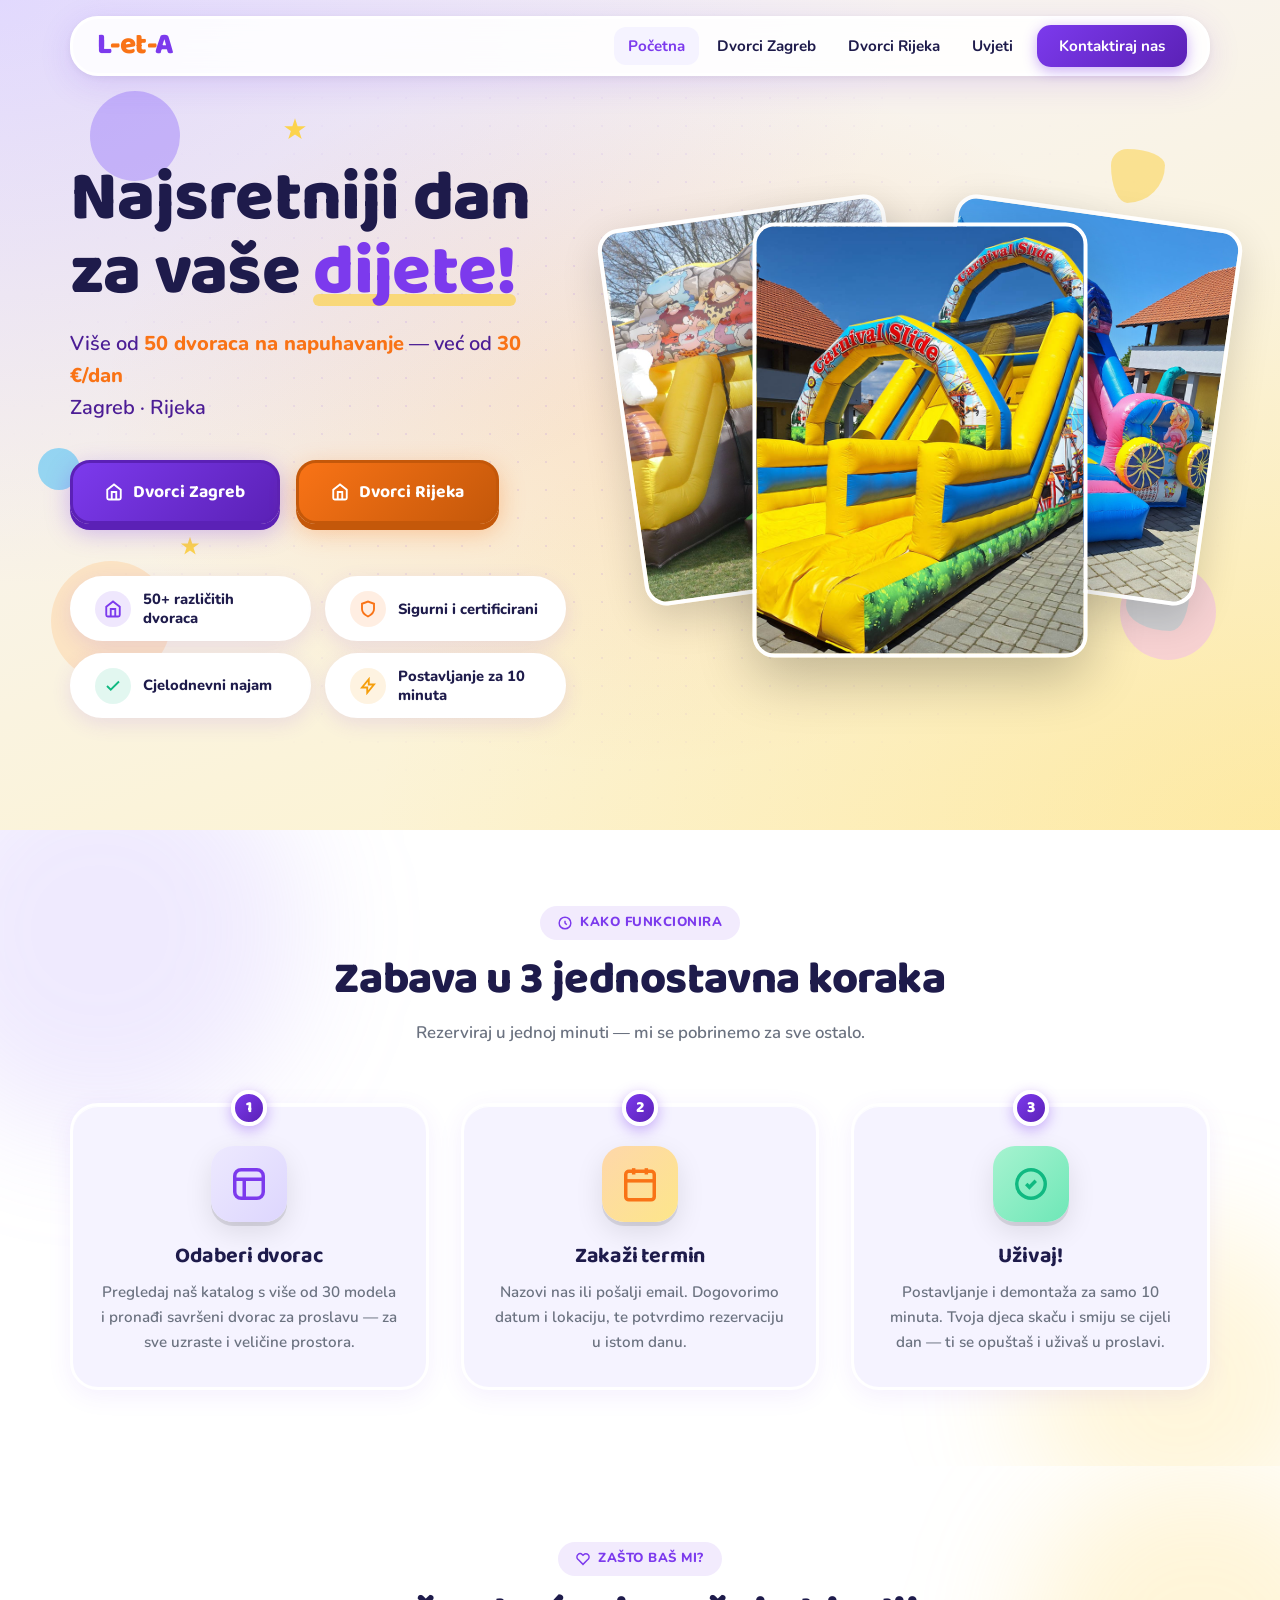
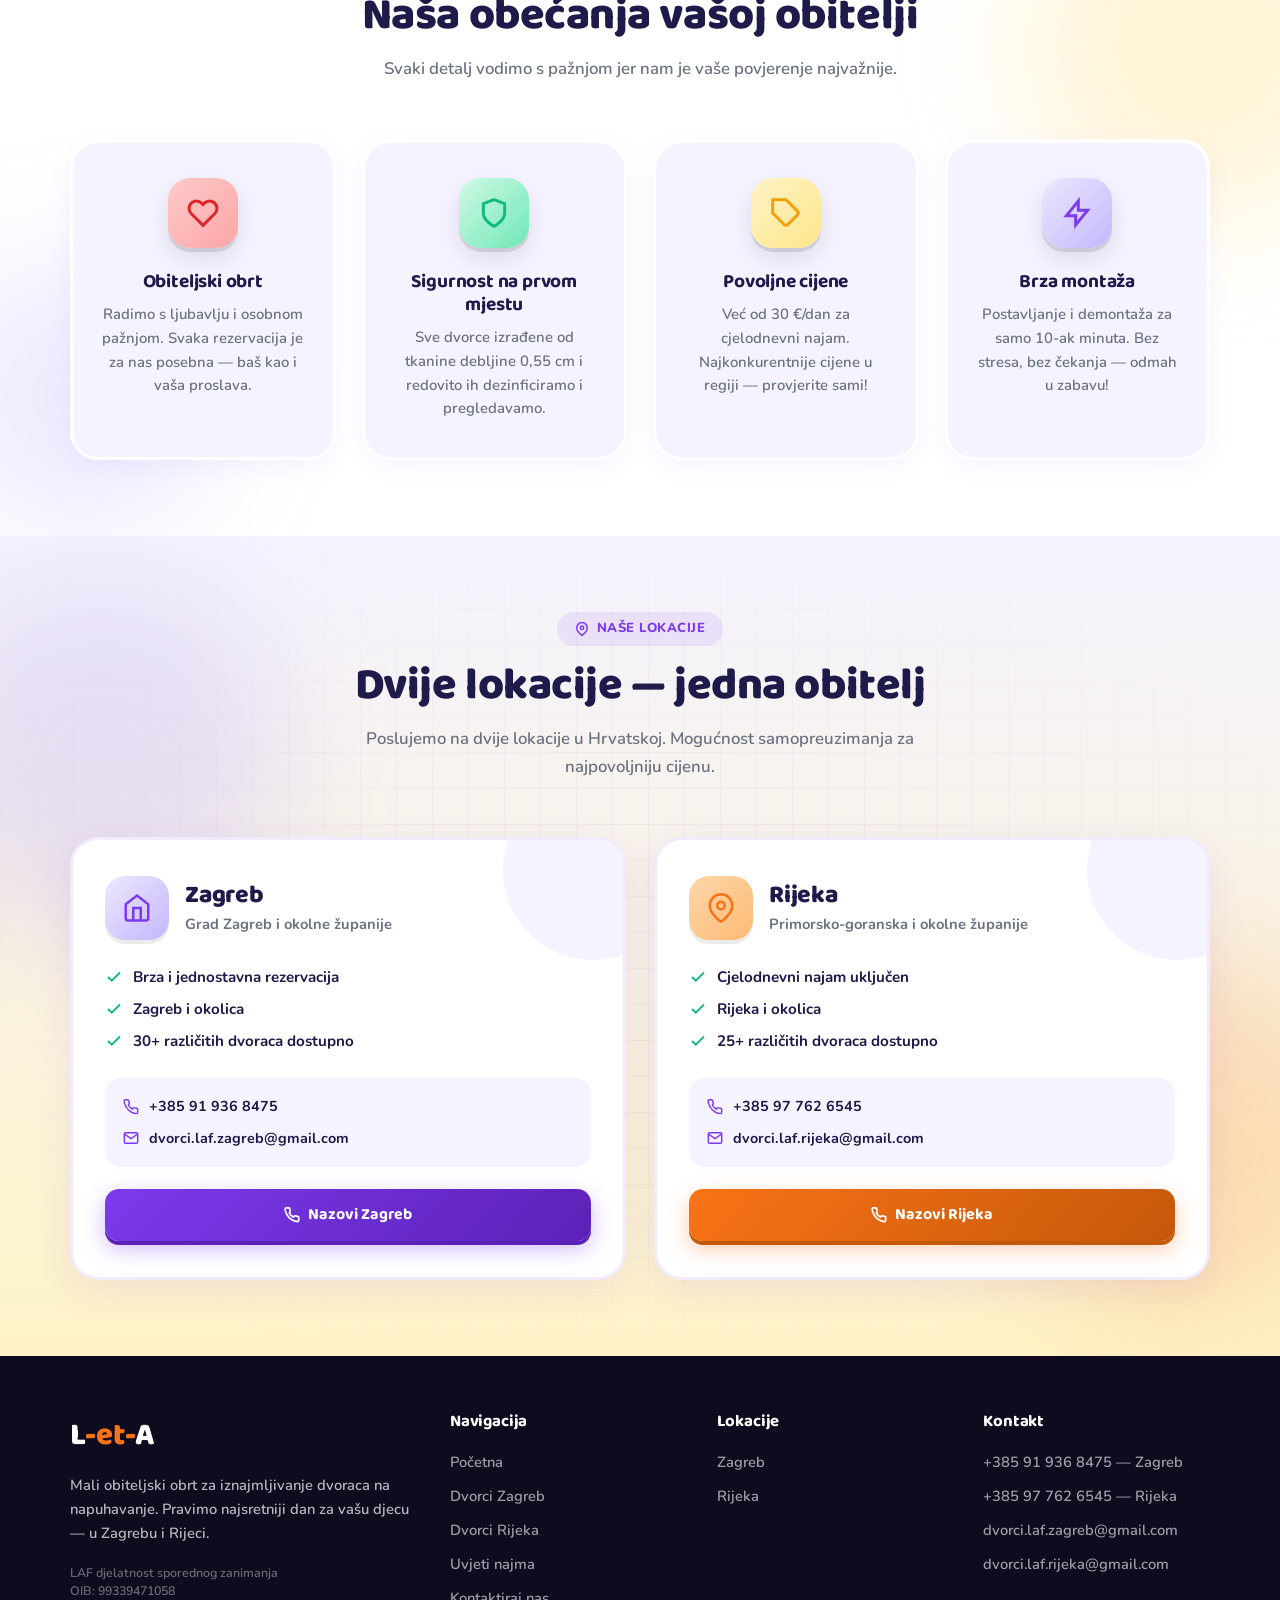
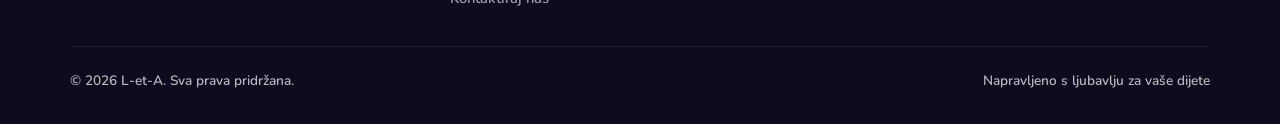
<file: index.html>
<!DOCTYPE html>
<html lang="hr">
<head>
  <meta charset="UTF-8" />
  <meta name="viewport" content="width=device-width, initial-scale=1.0, viewport-fit=cover" />
  <meta name="theme-color" content="#7C3AED" />
  <title>L-et-A — Dvorci na napuhavanje | Zagreb · Rijeka</title>
  <meta name="description" content="L-et-A — najam dvoraca na napuhavanje u Zagrebu i Rijeci. Više od 50 dvoraca za rođendane, proslave i priredbe. Cjelodnevni najam dvorca već od 30 €/dan. Veliki izbor dvoraca za djecu — sigurni, certificirani i provjereni." />
  <meta name="keywords" content="dvorci, dvorac, dvoraca, dvorci na napuhavanje, dvorac na napuhavanje, dvorci za najam, dvorci za iznajmljivanje, najam dvoraca, iznajmljivanje dvoraca, dvorci Zagreb, dvorci Rijeka, dvorac Zagreb, dvorac Rijeka, dvorci na napuhavanje Zagreb, dvorci na napuhavanje Rijeka, dvorci u Zagrebu, dvorci u Rijeci, dvorci za rođendan, dvorci za rođendane, dvorci za djecu, dvorci za dječji rođendan, dvorci za proslave, dvorci za proslavu, dvorci za priredbu, dvorci za priredbe, dvorci za zabavu, dvorci s bazenom, dvorci s toboganom, veliki dvorci, mali dvorci, dječji dvorci, povoljni dvorci, jeftini dvorci, dvorci po Hrvatskoj, najam dvoraca Zagreb, najam dvoraca Rijeka, iznajmljivanje dvoraca Zagreb, iznajmljivanje dvoraca Rijeka, najam dvorca, iznajmljivanje dvorca, rezervacija dvorca, dvorci za vrtić, dvorci za školu, napuhanac, napuhanci, napuhanac Zagreb, napuhanci Zagreb, napuhanac Rijeka, napuhanci Rijeka, najam napuhanaca, napuhujući dvorci, skakaonice, dječja zabava, rođendanska zabava, proslava rođendana, dječji rođendan, L-et-A, LAF, dvorci LAF" />
  <link rel="canonical" href="index.html" />
  <link rel="preconnect" href="https://fonts.googleapis.com" />
  <link rel="preconnect" href="https://fonts.gstatic.com" crossorigin />
  <link href="https://fonts.googleapis.com/css2?family=Baloo+2:wght@500;600;700;800&family=Nunito:wght@400;500;600;700;800&display=swap&subset=latin-ext" rel="stylesheet" />
  <link rel="stylesheet" href="css/style.css" />
</head>
<body>

  <nav class="navbar" id="navbar" aria-label="Glavna navigacija">
    <a href="index.html" class="nav-logo">L<span>-et-</span>A</a>
    <ul class="nav-links" id="navLinks">
      <li><a href="index.html" class="active">Početna</a></li>
      <li><a href="dvorci-zagreb.html">Dvorci Zagreb</a></li>
      <li><a href="dvorci-rijeka.html">Dvorci Rijeka</a></li>
      <li><a href="uvjeti.html">Uvjeti</a></li>
      <li><a href="kontakt.html" class="btn-nav">Kontaktiraj nas</a></li>
    </ul>
    <button class="hamburger" id="hamburger" aria-label="Otvori izbornik" aria-expanded="false" aria-controls="navLinks">
      <span></span><span></span><span></span>
    </button>
  </nav>

  <section class="hero" id="pocetna">
    <div class="shape shape-1"></div>
    <div class="shape shape-2"></div>
    <div class="shape shape-3"></div>
    <div class="shape shape-4"></div>
    <div class="shape shape-5"></div>
    <div class="shape shape-6"></div>
    <div class="star" style="top:14%;left:22%;animation-delay:0.3s">
      <svg width="26" height="26" viewBox="0 0 24 24"><path d="M12 2l2.4 7.4H22l-6.2 4.5 2.4 7.4L12 17 5.8 21.3l2.4-7.4L2 9.4h7.6z"/></svg>
    </div>
    <div class="star" style="top:28%;right:19%;animation-delay:1.2s">
      <svg width="18" height="18" viewBox="0 0 24 24"><path d="M12 2l2.4 7.4H22l-6.2 4.5 2.4 7.4L12 17 5.8 21.3l2.4-7.4L2 9.4h7.6z"/></svg>
    </div>
    <div class="star" style="bottom:32%;left:14%;animation-delay:0.8s">
      <svg width="22" height="22" viewBox="0 0 24 24"><path d="M12 2l2.4 7.4H22l-6.2 4.5 2.4 7.4L12 17 5.8 21.3l2.4-7.4L2 9.4h7.6z"/></svg>
    </div>
    <div class="star" style="top:60%;right:24%;animation-delay:1.7s">
      <svg width="16" height="16" viewBox="0 0 24 24"><path d="M12 2l2.4 7.4H22l-6.2 4.5 2.4 7.4L12 17 5.8 21.3l2.4-7.4L2 9.4h7.6z"/></svg>
    </div>

    <div class="hero-layout">

      <div class="hero-content fade-up">
        <h1>Najsretniji dan<br>za vaše <span class="accent">dijete!</span></h1>
        <p>Više od <strong>50 dvoraca na napuhavanje</strong> — već od <strong>30 €/dan</strong><br>Zagreb · Rijeka</p>
        <div class="hero-btns">
          <a href="dvorci-zagreb.html" class="btn-primary">
            <svg width="18" height="18" viewBox="0 0 24 24" fill="none" stroke="currentColor" stroke-width="2.5"><path d="M3 9l9-7 9 7v11a2 2 0 0 1-2 2H5a2 2 0 0 1-2-2z"/><polyline points="9 22 9 12 15 12 15 22"/></svg>
            Dvorci Zagreb
          </a>
          <a href="dvorci-rijeka.html" class="btn-secondary">
            <svg width="18" height="18" viewBox="0 0 24 24" fill="none" stroke="currentColor" stroke-width="2.5"><path d="M3 9l9-7 9 7v11a2 2 0 0 1-2 2H5a2 2 0 0 1-2-2z"/><polyline points="9 22 9 12 15 12 15 22"/></svg>
            Dvorci Rijeka
          </a>
        </div>
        <div class="hero-stats">
          <div class="stat-pill">
            <div class="stat-icon" style="background:rgba(124,58,237,0.12)">
              <svg width="18" height="18" viewBox="0 0 24 24" fill="none" stroke="#7C3AED" stroke-width="2.5"><path d="M3 9l9-7 9 7v11a2 2 0 0 1-2 2H5a2 2 0 0 1-2-2z"/><polyline points="9 22 9 12 15 12 15 22"/></svg>
            </div>
            50+ različitih dvoraca
          </div>
          <div class="stat-pill">
            <div class="stat-icon" style="background:rgba(249,115,22,0.12)">
              <svg width="18" height="18" viewBox="0 0 24 24" fill="none" stroke="#F97316" stroke-width="2.5"><path d="M12 22s8-4 8-10V5l-8-3-8 3v7c0 6 8 10 8 10z"/></svg>
            </div>
            Sigurni i certificirani
          </div>
          <div class="stat-pill">
            <div class="stat-icon" style="background:rgba(16,185,129,0.12)">
              <svg width="18" height="18" viewBox="0 0 24 24" fill="none" stroke="#10B981" stroke-width="2.5"><polyline points="20 6 9 17 4 12"/></svg>
            </div>
            Cjelodnevni najam
          </div>
          <div class="stat-pill">
            <div class="stat-icon" style="background:rgba(245,158,11,0.12)">
              <svg width="18" height="18" viewBox="0 0 24 24" fill="none" stroke="#F59E0B" stroke-width="2.5"><path d="M13 10V3L4 14h7v7l9-11h-7z"/></svg>
            </div>
            Postavljanje za 10 minuta
          </div>
        </div>
      </div>

      <div class="hero-imgs fade-up" style="transition-delay:0.15s">
        <div class="hero-img-stack">
          <img src="images/hero/hero3.jpg" class="hero-img hero-img-left" alt="Dvorac na napuhavanje" loading="eager" style="transform:rotate(-8deg) scaleX(-1)" />
          <img src="images/hero/hero1.jpg" class="hero-img hero-img-center" alt="Dvorac na napuhavanje" loading="eager" />
          <img src="images/hero/hero2.jpg" class="hero-img hero-img-right" alt="Dvorac na napuhavanje" loading="eager" />
        </div>
      </div>

    </div>
  </section>

  <section class="hiw" id="kako">
    <div class="blob blob-1"></div>
    <div class="blob blob-2"></div>
    <div class="section-inner">
      <div class="section-header">
        <div class="section-tag">
          <svg width="14" height="14" viewBox="0 0 24 24" fill="none" stroke="currentColor" stroke-width="2.5"><circle cx="12" cy="12" r="10"/><path d="M12 8v4l3 3"/></svg>
          Kako funkcionira
        </div>
        <h2 class="section-title">Zabava u 3 jednostavna koraka</h2>
        <p class="section-sub">Rezerviraj u jednoj minuti — mi se pobrinemo za sve ostalo.</p>
      </div>
      <div class="hiw-grid">
        <div class="hiw-card fade-up" style="transition-delay:0.05s">
          <div class="hiw-step-num">1</div>
          <div class="hiw-icon" style="background:linear-gradient(135deg,#EDE9FE,#DDD6FE)">
            <svg viewBox="0 0 24 24" fill="none" stroke="#7C3AED" stroke-width="2.2"><rect x="3" y="3" width="18" height="18" rx="4"/><path d="M3 9h18M9 21V9"/></svg>
          </div>
          <h3>Odaberi dvorac</h3>
          <p>Pregledaj naš katalog s više od 30 modela i pronađi savršeni dvorac za proslavu — za sve uzraste i veličine prostora.</p>
        </div>
        <div class="hiw-card fade-up" style="transition-delay:0.15s">
          <div class="hiw-step-num">2</div>
          <div class="hiw-icon" style="background:linear-gradient(135deg,#FED7AA,#FDE68A)">
            <svg viewBox="0 0 24 24" fill="none" stroke="#F97316" stroke-width="2.2"><rect x="3" y="4" width="18" height="18" rx="2"/><line x1="16" y1="2" x2="16" y2="6"/><line x1="8" y1="2" x2="8" y2="6"/><line x1="3" y1="10" x2="21" y2="10"/></svg>
          </div>
          <h3>Zakaži termin</h3>
          <p>Nazovi nas ili pošalji email. Dogovorimo datum i lokaciju, te potvrdimo rezervaciju u istom danu.</p>
        </div>
        <div class="hiw-card fade-up" style="transition-delay:0.25s">
          <div class="hiw-step-num">3</div>
          <div class="hiw-icon" style="background:linear-gradient(135deg,#A7F3D0,#6EE7B7)">
            <svg viewBox="0 0 24 24" fill="none" stroke="#10B981" stroke-width="2.2"><path d="M9 12l2 2 4-4m6 2a9 9 0 11-18 0 9 9 0 0118 0z"/></svg>
          </div>
          <h3>Uživaj!</h3>
          <p>Postavljanje i demontaža za samo 10 minuta. Tvoja djeca skaču i smiju se cijeli dan — ti se opuštaš i uživaš u proslavi.</p>
        </div>
      </div>
    </div>
  </section>

  <section class="why">
    <div class="blob blob-1"></div>
    <div class="blob blob-2"></div>
    <div class="section-inner">
      <div class="section-header fade-up">
        <div class="section-tag">
          <svg width="14" height="14" viewBox="0 0 24 24" fill="none" stroke="currentColor" stroke-width="2.5"><path d="M20.84 4.61a5.5 5.5 0 0 0-7.78 0L12 5.67l-1.06-1.06a5.5 5.5 0 0 0-7.78 7.78l1.06 1.06L12 21.23l7.78-7.78 1.06-1.06a5.5 5.5 0 0 0 0-7.78z"/></svg>
          Zašto baš mi?
        </div>
        <h2 class="section-title">Naša obećanja vašoj obitelji</h2>
        <p class="section-sub">Svaki detalj vodimo s pažnjom jer nam je vaše povjerenje najvažnije.</p>
      </div>
      <div class="why-grid">
        <div class="why-card fade-up" style="transition-delay:0.05s">
          <div class="why-icon" style="background:linear-gradient(135deg,#FECACA,#FCA5A5)">
            <svg viewBox="0 0 24 24" fill="none" stroke="#DC2626" stroke-width="2.2"><path d="M20.84 4.61a5.5 5.5 0 0 0-7.78 0L12 5.67l-1.06-1.06a5.5 5.5 0 0 0-7.78 7.78l1.06 1.06L12 21.23l7.78-7.78 1.06-1.06a5.5 5.5 0 0 0 0-7.78z"/></svg>
          </div>
          <h3>Obiteljski obrt</h3>
          <p>Radimo s ljubavlju i osobnom pažnjom. Svaka rezervacija je za nas posebna — baš kao i vaša proslava.</p>
        </div>
        <div class="why-card fade-up" style="transition-delay:0.12s">
          <div class="why-icon" style="background:linear-gradient(135deg,#D1FAE5,#6EE7B7)">
            <svg viewBox="0 0 24 24" fill="none" stroke="#10B981" stroke-width="2.2"><path d="M12 22s8-4 8-10V5l-8-3-8 3v7c0 6 8 10 8 10z"/></svg>
          </div>
          <h3>Sigurnost na prvom mjestu</h3>
          <p>Sve dvorce izrađene od tkanine debljine 0,55 cm i redovito ih dezinficiramo i pregledavamo.</p>
        </div>
        <div class="why-card fade-up" style="transition-delay:0.19s">
          <div class="why-icon" style="background:linear-gradient(135deg,#FEF3C7,#FDE68A)">
            <svg viewBox="0 0 24 24" fill="none" stroke="#F59E0B" stroke-width="2.2"><path d="M20.59 13.41l-7.17 7.17a2 2 0 0 1-2.83 0L2 12V2h10l8.59 8.59a2 2 0 0 1 0 2.82z"/><line x1="7" y1="7" x2="7.01" y2="7"/></svg>
          </div>
          <h3>Povoljne cijene</h3>
          <p>Već od 30 €/dan za cjelodnevni najam. Najkonkurentnije cijene u regiji — provjerite sami!</p>
        </div>
        <div class="why-card fade-up" style="transition-delay:0.26s">
          <div class="why-icon" style="background:linear-gradient(135deg,#EDE9FE,#C4B5FD)">
            <svg viewBox="0 0 24 24" fill="none" stroke="#7C3AED" stroke-width="2.2"><path d="M13 10V3L4 14h7v7l9-11h-7z"/></svg>
          </div>
          <h3>Brza montaža</h3>
          <p>Postavljanje i demontaža za samo 10-ak minuta. Bez stresa, bez čekanja — odmah u zabavu!</p>
        </div>
      </div>
    </div>
  </section>

  <section class="areas" id="lokacije">
    <div class="blob blob-1"></div>
    <div class="blob blob-2"></div>
    <div class="section-inner">
      <div class="section-header fade-up">
        <div class="section-tag">
          <svg width="14" height="14" viewBox="0 0 24 24" fill="none" stroke="currentColor" stroke-width="2.5"><path d="M21 10c0 7-9 13-9 13s-9-6-9-13a9 9 0 0 1 18 0z"/><circle cx="12" cy="10" r="3"/></svg>
          Naše lokacije
        </div>
        <h2 class="section-title">Dvije lokacije — jedna obitelj</h2>
        <p class="section-sub">Poslujemo na dvije lokacije u Hrvatskoj. Mogućnost samopreuzimanja za najpovoljniju cijenu.</p>
      </div>
      <div class="areas-grid">

        <div class="area-card fade-up" id="lokacija-zagreb" style="transition-delay:0.05s">
          <div class="area-card-header">
            <div class="area-icon" style="background:linear-gradient(135deg,#EDE9FE,#C4B5FD)">
              <svg viewBox="0 0 24 24" fill="none" stroke="#7C3AED" stroke-width="2"><path d="M3 9l9-7 9 7v11a2 2 0 0 1-2 2H5a2 2 0 0 1-2-2z"/><polyline points="9 22 9 12 15 12 15 22"/></svg>
            </div>
            <div>
              <h3>Zagreb</h3>
              <p class="area-sub">Grad Zagreb i okolne županije</p>
            </div>
          </div>
          <ul class="area-list">
            <li><svg viewBox="0 0 24 24" fill="none" stroke="currentColor" stroke-width="2.5"><polyline points="20 6 9 17 4 12"/></svg>Brza i jednostavna rezervacija</li>
            <li><svg viewBox="0 0 24 24" fill="none" stroke="currentColor" stroke-width="2.5"><polyline points="20 6 9 17 4 12"/></svg>Zagreb i okolica</li>
            <li><svg viewBox="0 0 24 24" fill="none" stroke="currentColor" stroke-width="2.5"><polyline points="20 6 9 17 4 12"/></svg>30+ različitih dvoraca dostupno</li>
          </ul>
          <div class="area-contact">
            <div class="area-contact-row">
              <svg viewBox="0 0 24 24" fill="none" stroke="currentColor" stroke-width="2.2"><path d="M22 16.92v3a2 2 0 0 1-2.18 2 19.79 19.79 0 0 1-8.63-3.07A19.5 19.5 0 0 1 4.69 12 19.79 19.79 0 0 1 1.61 3.41 2 2 0 0 1 3.6 1.21h3a2 2 0 0 1 2 1.72 12.84 12.84 0 0 0 .7 2.81 2 2 0 0 1-.45 2.11L7.91 9a16 16 0 0 0 6 6l1.27-1.27a2 2 0 0 1 2.11-.45 12.84 12.84 0 0 0 2.81.7A2 2 0 0 1 22 16.92z"/></svg>
              <a href="tel:+385919368475">+385 91 936 8475</a>
            </div>
            <div class="area-contact-row">
              <svg viewBox="0 0 24 24" fill="none" stroke="currentColor" stroke-width="2.2"><path d="M4 4h16c1.1 0 2 .9 2 2v12c0 1.1-.9 2-2 2H4c-1.1 0-2-.9-2-2V6c0-1.1.9-2 2-2z"/><polyline points="22,6 12,13 2,6"/></svg>
              <a href="mailto:dvorci.laf.zagreb@gmail.com">dvorci.laf.zagreb@gmail.com</a>
            </div>
          </div>
          <a href="tel:+385919368475" class="btn-area btn-area-purple">
            <svg width="16" height="16" viewBox="0 0 24 24" fill="none" stroke="currentColor" stroke-width="2.5"><path d="M22 16.92v3a2 2 0 0 1-2.18 2 19.79 19.79 0 0 1-8.63-3.07A19.5 19.5 0 0 1 4.69 12 19.79 19.79 0 0 1 1.61 3.41 2 2 0 0 1 3.6 1.21h3a2 2 0 0 1 2 1.72 12.84 12.84 0 0 0 .7 2.81 2 2 0 0 1-.45 2.11L7.91 9a16 16 0 0 0 6 6l1.27-1.27a2 2 0 0 1 2.11-.45 12.84 12.84 0 0 0 2.81.7A2 2 0 0 1 22 16.92z"/></svg>
            Nazovi Zagreb
          </a>
        </div>

        <div class="area-card fade-up" id="lokacija-rijeka" style="transition-delay:0.15s">
          <div class="area-card-header">
            <div class="area-icon" style="background:linear-gradient(135deg,#FED7AA,#FDBA74)">
              <svg viewBox="0 0 24 24" fill="none" stroke="#F97316" stroke-width="2"><path d="M21 10c0 7-9 13-9 13s-9-6-9-13a9 9 0 0 1 18 0z"/><circle cx="12" cy="10" r="3"/></svg>
            </div>
            <div>
              <h3>Rijeka</h3>
              <p class="area-sub">Primorsko-goranska i okolne županije</p>
            </div>
          </div>
          <ul class="area-list">
            <li><svg viewBox="0 0 24 24" fill="none" stroke="currentColor" stroke-width="2.5"><polyline points="20 6 9 17 4 12"/></svg>Cjelodnevni najam uključen</li>
            <li><svg viewBox="0 0 24 24" fill="none" stroke="currentColor" stroke-width="2.5"><polyline points="20 6 9 17 4 12"/></svg>Rijeka i okolica</li>
            <li><svg viewBox="0 0 24 24" fill="none" stroke="currentColor" stroke-width="2.5"><polyline points="20 6 9 17 4 12"/></svg>25+ različitih dvoraca dostupno</li>
          </ul>
          <div class="area-contact">
            <div class="area-contact-row">
              <svg viewBox="0 0 24 24" fill="none" stroke="currentColor" stroke-width="2.2"><path d="M22 16.92v3a2 2 0 0 1-2.18 2 19.79 19.79 0 0 1-8.63-3.07A19.5 19.5 0 0 1 4.69 12 19.79 19.79 0 0 1 1.61 3.41 2 2 0 0 1 3.6 1.21h3a2 2 0 0 1 2 1.72 12.84 12.84 0 0 0 .7 2.81 2 2 0 0 1-.45 2.11L7.91 9a16 16 0 0 0 6 6l1.27-1.27a2 2 0 0 1 2.11-.45 12.84 12.84 0 0 0 2.81.7A2 2 0 0 1 22 16.92z"/></svg>
              <a href="tel:+385977626545">+385 97 762 6545</a>
            </div>
            <div class="area-contact-row">
              <svg viewBox="0 0 24 24" fill="none" stroke="currentColor" stroke-width="2.2"><path d="M4 4h16c1.1 0 2 .9 2 2v12c0 1.1-.9 2-2 2H4c-1.1 0-2-.9-2-2V6c0-1.1.9-2 2-2z"/><polyline points="22,6 12,13 2,6"/></svg>
              <a href="mailto:dvorci.laf.rijeka@gmail.com">dvorci.laf.rijeka@gmail.com</a>
            </div>
          </div>
          <a href="tel:+385977626545" class="btn-area btn-area-orange">
            <svg width="16" height="16" viewBox="0 0 24 24" fill="none" stroke="currentColor" stroke-width="2.5"><path d="M22 16.92v3a2 2 0 0 1-2.18 2 19.79 19.79 0 0 1-8.63-3.07A19.5 19.5 0 0 1 4.69 12 19.79 19.79 0 0 1 1.61 3.41 2 2 0 0 1 3.6 1.21h3a2 2 0 0 1 2 1.72 12.84 12.84 0 0 0 .7 2.81 2 2 0 0 1-.45 2.11L7.91 9a16 16 0 0 0 6 6l1.27-1.27a2 2 0 0 1 2.11-.45 12.84 12.84 0 0 0 2.81.7A2 2 0 0 1 22 16.92z"/></svg>
            Nazovi Rijeka
          </a>
        </div>

      </div>
    </div>
  </section>

  <footer class="footer" id="footer">
    <div class="footer-inner">
      <div>
        <a href="index.html" class="footer-logo">L<span>-et-</span>A</a>
        <p class="footer-desc">Mali obiteljski obrt za iznajmljivanje dvoraca na napuhavanje. Pravimo najsretniji dan za vašu djecu — u Zagrebu i Rijeci.</p>
        <p class="footer-business">LAF djelatnost sporednog zanimanja<br>OIB: 99339471058</p>
      </div>
      <div class="footer-col">
        <h4>Navigacija</h4>
        <ul class="footer-links">
          <li><a href="index.html">Početna</a></li>
          <li><a href="dvorci-zagreb.html">Dvorci Zagreb</a></li>
          <li><a href="dvorci-rijeka.html">Dvorci Rijeka</a></li>
          <li><a href="uvjeti.html">Uvjeti najma</a></li>
          <li><a href="kontakt.html">Kontaktiraj nas</a></li>
        </ul>
      </div>
      <div class="footer-col">
        <h4>Lokacije</h4>
        <ul class="footer-links">
          <li><a href="kontakt-zagreb.html">Zagreb</a></li>
          <li><a href="kontakt-rijeka.html">Rijeka</a></li>
        </ul>
      </div>
      <div class="footer-col">
        <h4>Kontakt</h4>
        <ul class="footer-links">
          <li><a href="tel:+385919368475">+385 91 936 8475 — Zagreb</a></li>
          <li><a href="tel:+385977626545">+385 97 762 6545 — Rijeka</a></li>
          <li><a href="mailto:dvorci.laf.zagreb@gmail.com">dvorci.laf.zagreb@gmail.com</a></li>
          <li><a href="mailto:dvorci.laf.rijeka@gmail.com">dvorci.laf.rijeka@gmail.com</a></li>
        </ul>
      </div>
    </div>
    <hr class="footer-divider" />
    <div class="footer-bottom">
      <span>© <span id="year"></span> L-et-A. Sva prava pridržana.</span>
      <span>Napravljeno s ljubavlju za vaše dijete</span>
    </div>
  </footer>

  <script src="js/script.js"></script>
  <script>document.getElementById('year').textContent = new Date().getFullYear();</script>
</body>
</html>
</file>
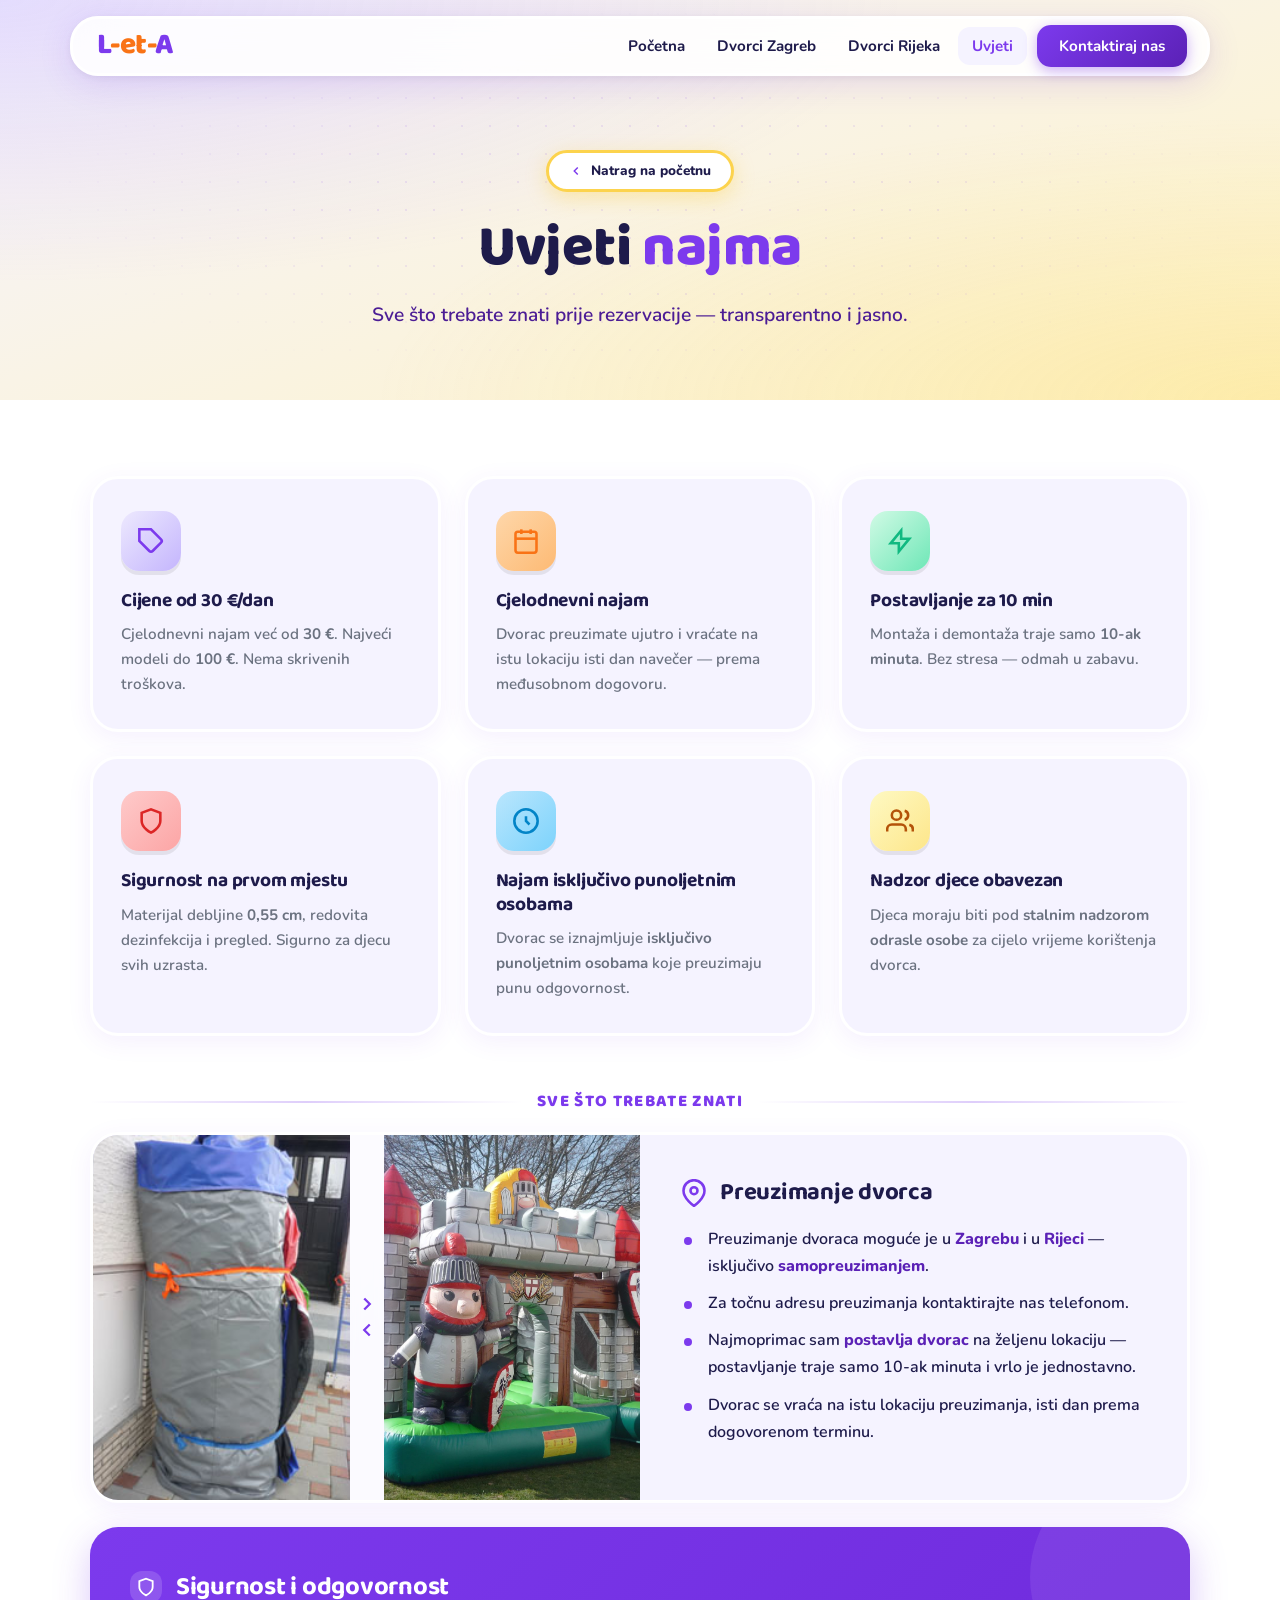
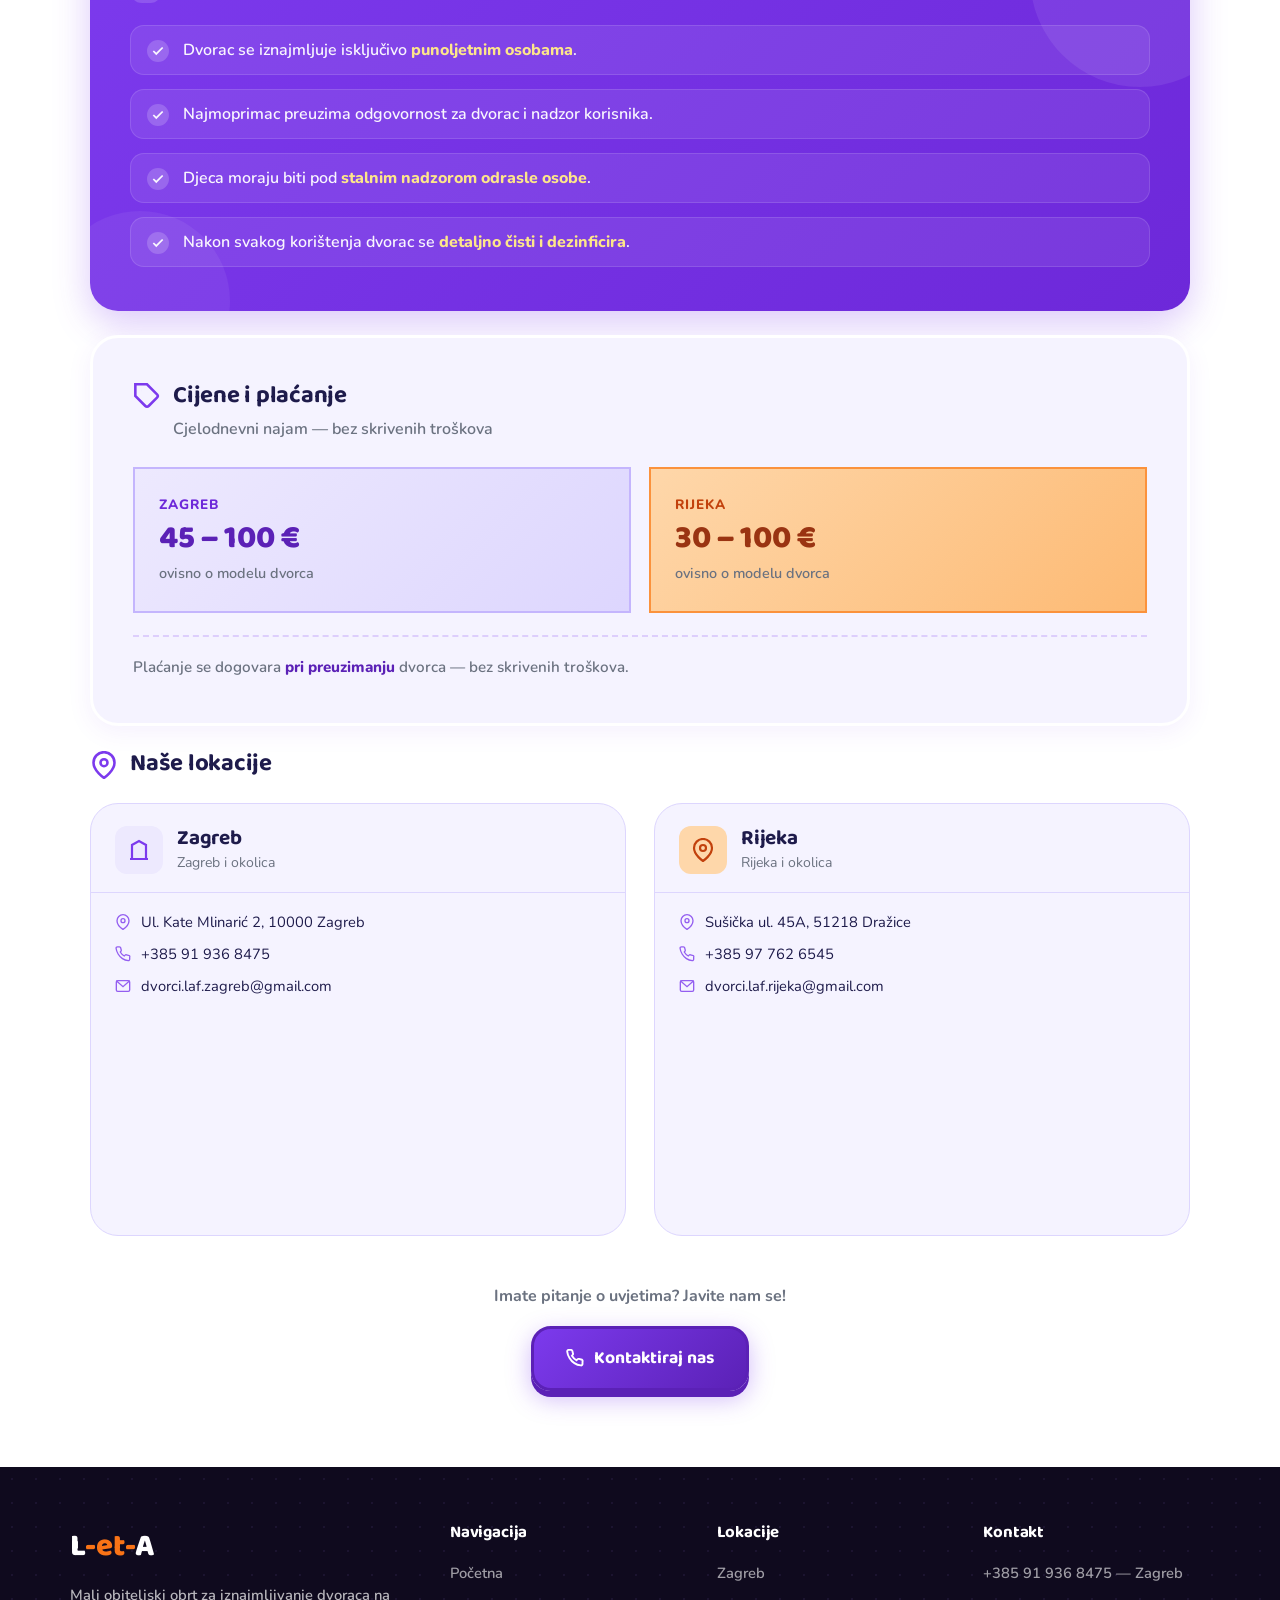
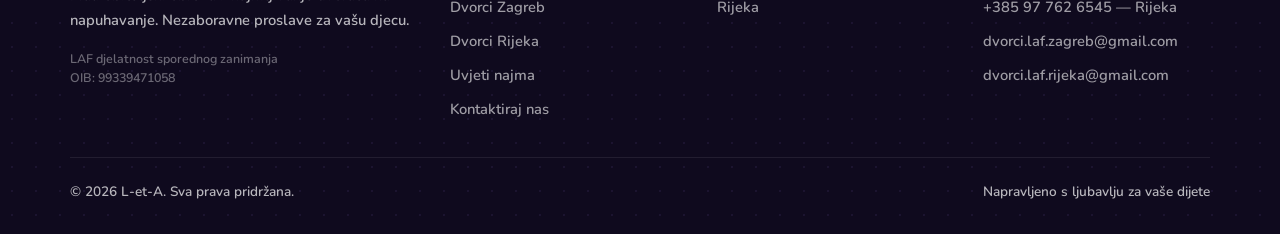
<file: uvjeti.html>
<!DOCTYPE html>
<html lang="hr">
<head>
<meta charset="UTF-8" />
<meta name="viewport" content="width=device-width, initial-scale=1.0" />
<title>Uvjeti najma — L-et-A dvorci na napuhavanje</title>
<meta name="description" content="Uvjeti najma dvoraca na napuhavanje — cijene dvoraca, sigurnost, pravila korištenja i lokacije preuzimanja u Zagrebu i Rijeci. Sve što trebate znati prije najma dvorca za rođendan ili proslavu." />
<meta name="keywords" content="uvjeti najma dvoraca, uvjeti najma dvorca, uvjeti dvorci, pravila najma dvoraca, pravila dvorci, kako najmiti dvorac, kako rezervirati dvorac, koliko košta dvorac, cijena dvorca, cijene dvoraca, cijene dvoraca na napuhavanje, najam dvoraca cijene, dvorci cijene, povoljni dvorci, jeftini dvorci, sigurnost dvoraca, sigurnost dvorci, dezinfekcija dvoraca, certifikat dvoraca, dvorci certificirani, dvorci provjereni, lokacije dvoraca Zagreb, lokacije dvoraca Rijeka, samopreuzimanje dvorca, samopreuzimanje dvoraca, najam dvoraca Zagreb, najam dvoraca Rijeka, dvorci Zagreb cijene, dvorci Rijeka cijene, najam dvoraca Hrvatska, dvorci Hrvatska, uvjeti dvorci na napuhavanje, dvorci pravila korištenja, dvorci dimenzije, dvorci postavljanje" />
<link rel="canonical" href="uvjeti.html" />
<link rel="preconnect" href="https://fonts.googleapis.com">
<link rel="preconnect" href="https://fonts.gstatic.com" crossorigin>
<link href="https://fonts.googleapis.com/css2?family=Baloo+2:wght@500;600;700;800&family=Nunito:wght@400;500;600;700;800&display=swap&subset=latin-ext" rel="stylesheet">
<link rel="stylesheet" href="css/style.css" />
</head>
<body>

<nav class="navbar" id="navbar" aria-label="Glavna navigacija">
  <a href="index.html" class="nav-logo">L<span>-et-</span>A</a>
  <ul class="nav-links" id="navLinks">
    <li><a href="index.html">Početna</a></li>
    <li><a href="dvorci-zagreb.html">Dvorci Zagreb</a></li>
    <li><a href="dvorci-rijeka.html">Dvorci Rijeka</a></li>
    <li><a href="uvjeti.html" class="active">Uvjeti</a></li>
    <li><a href="kontakt.html" class="btn-nav">Kontaktiraj nas</a></li>
  </ul>
  <button class="hamburger" id="hamburger" aria-label="Otvori izbornik" aria-expanded="false" aria-controls="navLinks">
    <span></span><span></span><span></span>
  </button>
</nav>

<header class="page-header">
  <div class="page-header-inner">
    <a href="index.html" class="breadcrumb">
      <svg viewBox="0 0 24 24" fill="none" stroke="currentColor" stroke-width="2.5"><polyline points="15 18 9 12 15 6"/></svg>
      Natrag na početnu
    </a>
    <h1>Uvjeti <span class="accent">najma</span></h1>
    <p>Sve što trebate znati prije rezervacije — transparentno i jasno.</p>
  </div>
</header>

<section class="terms">
  <div class="section-inner">

    <div class="terms-grid fade-up">

      <div class="term-card">
        <div class="term-icon" style="background:linear-gradient(135deg,#EDE9FE,#C4B5FD)">
          <svg viewBox="0 0 24 24" fill="none" stroke="#7C3AED" stroke-width="2.2"><path d="M20.59 13.41l-7.17 7.17a2 2 0 0 1-2.83 0L2 12V2h10l8.59 8.59a2 2 0 0 1 0 2.82z"/><line x1="7" y1="7" x2="7.01" y2="7"/></svg>
        </div>
        <h3>Cijene od 30 €/dan</h3>
        <p>Cjelodnevni najam već od <strong>30 €</strong>. Najveći modeli do <strong>100 €</strong>. Nema skrivenih troškova.</p>
      </div>

      <div class="term-card">
        <div class="term-icon" style="background:linear-gradient(135deg,#FED7AA,#FDBA74)">
          <svg viewBox="0 0 24 24" fill="none" stroke="#F97316" stroke-width="2.2"><rect x="3" y="4" width="18" height="18" rx="2"/><line x1="16" y1="2" x2="16" y2="6"/><line x1="8" y1="2" x2="8" y2="6"/><line x1="3" y1="10" x2="21" y2="10"/></svg>
        </div>
        <h3>Cjelodnevni najam</h3>
        <p>Dvorac preuzimate ujutro i vraćate na istu lokaciju isti dan navečer — prema međusobnom dogovoru.</p>
      </div>

      <div class="term-card">
        <div class="term-icon" style="background:linear-gradient(135deg,#D1FAE5,#6EE7B7)">
          <svg viewBox="0 0 24 24" fill="none" stroke="#10B981" stroke-width="2.2"><path d="M13 10V3L4 14h7v7l9-11h-7z"/></svg>
        </div>
        <h3>Postavljanje za 10 min</h3>
        <p>Montaža i demontaža traje samo <strong>10-ak minuta</strong>. Bez stresa — odmah u zabavu.</p>
      </div>

      <div class="term-card">
        <div class="term-icon" style="background:linear-gradient(135deg,#FECACA,#FCA5A5)">
          <svg viewBox="0 0 24 24" fill="none" stroke="#DC2626" stroke-width="2.2"><path d="M12 22s8-4 8-10V5l-8-3-8 3v7c0 6 8 10 8 10z"/></svg>
        </div>
        <h3>Sigurnost na prvom mjestu</h3>
        <p>Materijal debljine <strong>0,55 cm</strong>, redovita dezinfekcija i pregled. Sigurno za djecu svih uzrasta.</p>
      </div>

      <div class="term-card">
        <div class="term-icon" style="background:linear-gradient(135deg,#BAE6FD,#7DD3FC)">
          <svg viewBox="0 0 24 24" fill="none" stroke="#0284C7" stroke-width="2.2"><circle cx="12" cy="12" r="10"/><path d="M12 8v4l3 3"/></svg>
        </div>
        <h3>Najam isključivo punoljetnim osobama</h3>
        <p>Dvorac se iznajmljuje <strong>isključivo punoljetnim osobama</strong> koje preuzimaju punu odgovornost.</p>
      </div>

      <div class="term-card">
        <div class="term-icon" style="background:linear-gradient(135deg,#FEF9C3,#FDE68A)">
          <svg viewBox="0 0 24 24" fill="none" stroke="#B45309" stroke-width="2.2"><path d="M17 21v-2a4 4 0 0 0-4-4H5a4 4 0 0 0-4 4v2"/><circle cx="9" cy="7" r="4"/><path d="M23 21v-2a4 4 0 0 0-3-3.87"/><path d="M16 3.13a4 4 0 0 1 0 7.75"/></svg>
        </div>
        <h3>Nadzor djece obavezan</h3>
        <p>Djeca moraju biti pod <strong>stalnim nadzorom odrasle osobe</strong> za cijelo vrijeme korištenja dvorca.</p>
      </div>

    </div>

    <h3 class="terms-section-title">Sve što trebate znati</h3>

    <div class="terms-split fade-up">
      <div class="terms-split-image terms-compare">
        <div class="terms-compare-half">
          <img src="images/uvijeti/vreca.jpg" alt="Dvorac spakiran u vreći" loading="lazy" />
        </div>
        <div class="terms-compare-arrow" aria-hidden="true">
          <svg viewBox="0 0 24 24" fill="none" stroke="currentColor" stroke-width="2.5"><polyline points="9 18 15 12 9 6"/></svg>
          <svg viewBox="0 0 24 24" fill="none" stroke="currentColor" stroke-width="2.5"><polyline points="15 18 9 12 15 6"/></svg>
        </div>
        <div class="terms-compare-half">
          <img src="images/uvijeti/dvorac.jpg" alt="Postavljen dvorac na napuhavanje" loading="lazy" />
        </div>
      </div>
      <div class="terms-split-content">
        <h2>
          <svg viewBox="0 0 24 24" fill="none" stroke="currentColor" stroke-width="2.2"><path d="M21 10c0 7-9 13-9 13s-9-6-9-13a9 9 0 0 1 18 0z"/><circle cx="12" cy="10" r="3"/></svg>
          Preuzimanje dvorca
        </h2>
        <ul>
          <li>Preuzimanje dvoraca moguće je u <strong>Zagrebu</strong> i u <strong>Rijeci</strong> — isključivo <strong>samopreuzimanjem</strong>.</li>
          <li>Za točnu adresu preuzimanja kontaktirajte nas telefonom.</li>
          <li>Najmoprimac sam <strong>postavlja dvorac</strong> na željenu lokaciju — postavljanje traje samo 10-ak minuta i vrlo je jednostavno.</li>
          <li>Dvorac se vraća na istu lokaciju preuzimanja, isti dan prema dogovorenom terminu.</li>
        </ul>
      </div>
    </div>

    <div class="terms-highlight fade-up">
      <h2>
        <svg viewBox="0 0 24 24" fill="none" stroke="currentColor" stroke-width="2.2"><path d="M12 22s8-4 8-10V5l-8-3-8 3v7c0 6 8 10 8 10z"/></svg>
        Sigurnost i odgovornost
      </h2>
      <ul class="terms-checks">
        <li><svg viewBox="0 0 24 24" fill="none" stroke="currentColor" stroke-width="3"><polyline points="20 6 9 17 4 12"/></svg><span>Dvorac se iznajmljuje isključivo <strong>punoljetnim osobama</strong>.</span></li>
        <li><svg viewBox="0 0 24 24" fill="none" stroke="currentColor" stroke-width="3"><polyline points="20 6 9 17 4 12"/></svg><span>Najmoprimac preuzima odgovornost za dvorac i nadzor korisnika.</span></li>
        <li><svg viewBox="0 0 24 24" fill="none" stroke="currentColor" stroke-width="3"><polyline points="20 6 9 17 4 12"/></svg><span>Djeca moraju biti pod <strong>stalnim nadzorom odrasle osobe</strong>.</span></li>
        <li><svg viewBox="0 0 24 24" fill="none" stroke="currentColor" stroke-width="3"><polyline points="20 6 9 17 4 12"/></svg><span>Nakon svakog korištenja dvorac se <strong>detaljno čisti i dezinficira</strong>.</span></li>
      </ul>
    </div>

    <div class="terms-prices-wrap fade-up">
      <h2>
        <svg viewBox="0 0 24 24" fill="none" stroke="currentColor" stroke-width="2.2"><path d="M20.59 13.41l-7.17 7.17a2 2 0 0 1-2.83 0L2 12V2h10l8.59 8.59a2 2 0 0 1 0 2.82z"/><line x1="7" y1="7" x2="7.01" y2="7"/></svg>
        Cijene i plaćanje
      </h2>
      <p class="terms-prices-sub">Cjelodnevni najam — bez skrivenih troškova</p>
      <div class="terms-prices">
        <div class="price-card zagreb">
          <div class="price-card-city">Zagreb</div>
          <div class="price-card-range">45 – 100 €</div>
          <div class="price-card-note">ovisno o modelu dvorca</div>
        </div>
        <div class="price-card rijeka">
          <div class="price-card-city">Rijeka</div>
          <div class="price-card-range">30 – 100 €</div>
          <div class="price-card-note">ovisno o modelu dvorca</div>
        </div>
      </div>
      <p class="terms-prices-extra">
        Plaćanje se dogovara <strong>pri preuzimanju</strong> dvorca — bez skrivenih troškova.
      </p>
    </div>

    <h3 class="terms-locations-title">
      <svg viewBox="0 0 24 24" fill="none" stroke="currentColor" stroke-width="2.2"><path d="M21 10c0 7-9 13-9 13s-9-6-9-13a9 9 0 0 1 18 0z"/><circle cx="12" cy="10" r="3"/></svg>
      Naše lokacije
    </h3>
    <div class="terms-locations-grid fade-up">

      <div class="terms-location-full">
        <div class="terms-location-header">
          <div class="terms-location-icon" style="background:#EDE9FE">
            <svg viewBox="0 0 24 24" fill="none" stroke="#7C3AED" stroke-width="2.2" width="24" height="24"><path d="M3 21h18M5 21V7l7-4 7 4v14M9 9h.01M9 13h.01M9 17h.01M15 9h.01M15 13h.01M15 17h.01"/></svg>
          </div>
          <div>
            <h3>Zagreb</h3>
            <p>Zagreb i okolica</p>
          </div>
        </div>
        <div class="terms-location-info">
          <div class="terms-location-row">
            <svg viewBox="0 0 24 24" fill="none" stroke="currentColor" stroke-width="2"><path d="M21 10c0 7-9 13-9 13s-9-6-9-13a9 9 0 0 1 18 0z"/><circle cx="12" cy="10" r="3"/></svg>
            <span>Ul. Kate Mlinarić 2, 10000 Zagreb</span>
          </div>
          <div class="terms-location-row">
            <svg viewBox="0 0 24 24" fill="none" stroke="currentColor" stroke-width="2"><path d="M22 16.92v3a2 2 0 0 1-2.18 2 19.79 19.79 0 0 1-8.63-3.07A19.5 19.5 0 0 1 4.69 12 19.79 19.79 0 0 1 1.61 3.41 2 2 0 0 1 3.6 1.21h3a2 2 0 0 1 2 1.72 12.84 12.84 0 0 0 .7 2.81 2 2 0 0 1-.45 2.11L7.91 9a16 16 0 0 0 6 6l1.27-1.27a2 2 0 0 1 2.11-.45 12.84 12.84 0 0 0 2.81.7A2 2 0 0 1 22 16.92z"/></svg>
            <a href="tel:+385919368475">+385 91 936 8475</a>
          </div>
          <div class="terms-location-row">
            <svg viewBox="0 0 24 24" fill="none" stroke="currentColor" stroke-width="2"><rect x="2" y="4" width="20" height="16" rx="2"/><polyline points="2,4 12,13 22,4"/></svg>
            <a href="mailto:dvorci.laf.zagreb@gmail.com">dvorci.laf.zagreb@gmail.com</a>
          </div>
        </div>
        <iframe class="terms-location-map" src="https://maps.google.com/maps?q=Ul.+Kate+Mlinar%C4%87+2,+10000+Zagreb,+Hrvatska&output=embed&z=16" loading="lazy" allowfullscreen referrerpolicy="no-referrer-when-downgrade" title="Zagreb — lokacija preuzimanja"></iframe>
      </div>

      <div class="terms-location-full">
        <div class="terms-location-header">
          <div class="terms-location-icon" style="background:#FED7AA">
            <svg viewBox="0 0 24 24" fill="none" stroke="#C2410C" stroke-width="2.2" width="24" height="24"><path d="M21 10c0 7-9 13-9 13s-9-6-9-13a9 9 0 0 1 18 0z"/><circle cx="12" cy="10" r="3"/></svg>
          </div>
          <div>
            <h3>Rijeka</h3>
            <p>Rijeka i okolica</p>
          </div>
        </div>
        <div class="terms-location-info">
          <div class="terms-location-row">
            <svg viewBox="0 0 24 24" fill="none" stroke="currentColor" stroke-width="2"><path d="M21 10c0 7-9 13-9 13s-9-6-9-13a9 9 0 0 1 18 0z"/><circle cx="12" cy="10" r="3"/></svg>
            <span>Sušička ul. 45A, 51218 Dražice</span>
          </div>
          <div class="terms-location-row">
            <svg viewBox="0 0 24 24" fill="none" stroke="currentColor" stroke-width="2"><path d="M22 16.92v3a2 2 0 0 1-2.18 2 19.79 19.79 0 0 1-8.63-3.07A19.5 19.5 0 0 1 4.69 12 19.79 19.79 0 0 1 1.61 3.41 2 2 0 0 1 3.6 1.21h3a2 2 0 0 1 2 1.72 12.84 12.84 0 0 0 .7 2.81 2 2 0 0 1-.45 2.11L7.91 9a16 16 0 0 0 6 6l1.27-1.27a2 2 0 0 1 2.11-.45 12.84 12.84 0 0 0 2.81.7A2 2 0 0 1 22 16.92z"/></svg>
            <a href="tel:+385977626545">+385 97 762 6545</a>
          </div>
          <div class="terms-location-row">
            <svg viewBox="0 0 24 24" fill="none" stroke="currentColor" stroke-width="2"><rect x="2" y="4" width="20" height="16" rx="2"/><polyline points="2,4 12,13 22,4"/></svg>
            <a href="mailto:dvorci.laf.rijeka@gmail.com">dvorci.laf.rijeka@gmail.com</a>
          </div>
        </div>
        <iframe class="terms-location-map" src="https://maps.google.com/maps?q=Su%C5%A1i%C4%8Dka+ul.+45A%2C+51218+Dra%C5%BEice%2C+Hrvatska&output=embed&z=16" loading="lazy" allowfullscreen referrerpolicy="no-referrer-when-downgrade" title="Rijeka — lokacija preuzimanja"></iframe>
      </div>

    </div>

    <div style="text-align:center; margin-top: 48px;" class="fade-up">
      <p style="color:var(--muted);font-weight:700;margin-bottom:18px">Imate pitanje o uvjetima? Javite nam se!</p>
      <a href="kontakt.html" class="btn-primary">
        <svg width="18" height="18" viewBox="0 0 24 24" fill="none" stroke="currentColor" stroke-width="2.5"><path d="M22 16.92v3a2 2 0 0 1-2.18 2 19.79 19.79 0 0 1-8.63-3.07A19.5 19.5 0 0 1 4.69 12 19.79 19.79 0 0 1 1.61 3.41 2 2 0 0 1 3.6 1.21h3a2 2 0 0 1 2 1.72 12.84 12.84 0 0 0 .7 2.81 2 2 0 0 1-.45 2.11L7.91 9a16 16 0 0 0 6 6l1.27-1.27a2 2 0 0 1 2.11-.45 12.84 12.84 0 0 0 2.81.7A2 2 0 0 1 22 16.92z"/></svg>
        Kontaktiraj nas
      </a>
    </div>

  </div>
</section>

<footer class="footer" id="footer">
  <div class="footer-inner">
    <div>
      <a href="index.html" class="footer-logo">L<span>-et-</span>A</a>
      <p class="footer-desc">Mali obiteljski obrt za iznajmljivanje dvoraca na napuhavanje. Nezaboravne proslave za vašu djecu.</p>
      <p class="footer-business">LAF djelatnost sporednog zanimanja<br>OIB: 99339471058</p>
    </div>
    <div class="footer-col">
      <h4>Navigacija</h4>
      <ul class="footer-links">
        <li><a href="index.html">Početna</a></li>
        <li><a href="dvorci-zagreb.html">Dvorci Zagreb</a></li>
        <li><a href="dvorci-rijeka.html">Dvorci Rijeka</a></li>
        <li><a href="uvjeti.html">Uvjeti najma</a></li>
        <li><a href="kontakt.html">Kontaktiraj nas</a></li>
      </ul>
    </div>
    <div class="footer-col">
      <h4>Lokacije</h4>
      <ul class="footer-links">
        <li><a href="kontakt-zagreb.html">Zagreb</a></li>
        <li><a href="kontakt-rijeka.html">Rijeka</a></li>
      </ul>
    </div>
    <div class="footer-col">
      <h4>Kontakt</h4>
      <ul class="footer-links">
        <li><a href="tel:+385919368475">+385 91 936 8475 — Zagreb</a></li>
        <li><a href="tel:+385977626545">+385 97 762 6545 — Rijeka</a></li>
        <li><a href="mailto:dvorci.laf.zagreb@gmail.com">dvorci.laf.zagreb@gmail.com</a></li>
        <li><a href="mailto:dvorci.laf.rijeka@gmail.com">dvorci.laf.rijeka@gmail.com</a></li>
      </ul>
    </div>
  </div>
  <hr class="footer-divider" />
  <div class="footer-bottom">
    <span>© <span id="year"></span> L-et-A. Sva prava pridržana.</span>
    <span>Napravljeno s ljubavlju za vaše dijete</span>
  </div>
</footer>

<script src="js/script.js"></script>
<script>document.getElementById('year').textContent = new Date().getFullYear();</script>
</body>
</html>
</file>
<file: css/style.css>
/* ═══════════════════════════════════════════════
   L-et-A — Zajednički CSS
   Korišten na: index, katalog, uvjeti, kontakt
   ═══════════════════════════════════════════════ */

*, *::before, *::after { box-sizing: border-box; margin: 0; padding: 0; }

:root {
  --purple:    #7C3AED;
  --purple-l:  #A78BFA;
  --purple-d:  #5B21B6;
  --purple-xd: #4C1D95;
  --orange:    #F97316;
  --orange-d:  #C4580A;
  --yellow:    #FCD34D;
  --green:     #10B981;
  --green-l:   #6EE7B7;
  --blue:      #38BDF8;
  --pink:      #F0ABFC;
  --bg:        #F5F3FF;
  --bg-2:      #FEF3C7;
  --card-bg:   #FFFFFF;
  --text:      #1E1B4B;
  --text-2:    #4C1D95;
  --muted:     #6B7280;
  --radius:    20px;
  --radius-lg: 28px;
}

html {
  scroll-behavior: smooth;
  -webkit-text-size-adjust: 100%;
  scroll-padding-top: 90px;
}

body {
  font-family: 'Nunito', system-ui, -apple-system, sans-serif;
  background: var(--bg);
  color: var(--text);
  overflow-x: hidden;
  -webkit-font-smoothing: antialiased;
  font-size: 16px;
  line-height: 1.5;
}

h1, h2, h3, h4, h5 {
  font-family: 'Baloo 2', 'Nunito', sans-serif;
  font-weight: 700;
  letter-spacing: -0.01em;
  line-height: 1.2;
}

img { max-width: 100%; display: block; }
button { font-family: inherit; }
a { color: inherit; }

/* ─── NAVIGACIJA ─── */
.navbar {
  position: fixed; top: 16px; left: 50%; transform: translateX(-50%);
  width: calc(100% - 32px); max-width: 1140px;
  background: rgba(255,255,255,0.88);
  backdrop-filter: blur(18px);
  -webkit-backdrop-filter: blur(18px);
  border: 3px solid #fff;
  border-radius: var(--radius-lg);
  box-shadow: 0 8px 32px rgba(124,58,237,0.15), 0 2px 8px rgba(0,0,0,0.06);
  padding: 12px 20px 12px 24px;
  display: flex; align-items: center; justify-content: space-between;
  z-index: 100;
  transition: box-shadow 0.3s, padding 0.3s;
}
.navbar.scrolled {
  box-shadow: 0 14px 44px rgba(124,58,237,0.22), 0 2px 8px rgba(0,0,0,0.08);
  padding: 8px 20px 8px 24px;
}
.nav-logo {
  font-family: 'Baloo 2', sans-serif;
  font-size: 1.85rem; font-weight: 800;
  color: var(--purple);
  text-decoration: none;
  letter-spacing: -0.02em;
  line-height: 1;
}
.nav-logo span { color: var(--orange); }
.nav-links {
  display: flex; align-items: center; gap: 4px;
  list-style: none;
}
.nav-links a {
  text-decoration: none; color: var(--text);
  font-weight: 700; font-size: 0.95rem;
  padding: 9px 14px; border-radius: 12px;
  transition: background 0.2s, color 0.2s;
  cursor: pointer;
  white-space: nowrap;
}
.nav-links a:hover,
.nav-links a.active { background: var(--bg); color: var(--purple); }
.nav-links .btn-nav {
  background: linear-gradient(135deg, var(--purple), var(--purple-d));
  color: #fff !important;
  border-radius: 14px;
  padding: 11px 22px;
  box-shadow: 0 4px 14px rgba(124,58,237,0.4);
  transition: transform 0.2s ease-out, box-shadow 0.2s;
  margin-left: 6px;
}
.nav-links .btn-nav:hover {
  background: linear-gradient(135deg, var(--purple-d), var(--purple-xd));
  color: #fff !important;
  transform: translateY(-2px);
  box-shadow: 0 8px 22px rgba(124,58,237,0.5);
}
.hamburger {
  display: none; flex-direction: column; gap: 5px;
  cursor: pointer; padding: 10px; background: none; border: none;
}
.hamburger span {
  width: 24px; height: 3px;
  background: var(--purple); border-radius: 3px;
  transition: all 0.3s;
}
.hamburger.open span:nth-child(1) { transform: translateY(8px) rotate(45deg); }
.hamburger.open span:nth-child(2) { opacity: 0; }
.hamburger.open span:nth-child(3) { transform: translateY(-8px) rotate(-45deg); }

/* ─── HERO ─── */
.hero {
  min-height: 88vh;
  background:
    radial-gradient(ellipse at top left, rgba(167,139,250,0.25), transparent 50%),
    radial-gradient(ellipse at bottom right, rgba(252,211,77,0.3), transparent 50%),
    radial-gradient(ellipse at center, rgba(249,115,22,0.12), transparent 60%),
    linear-gradient(160deg, #F5F3FF 0%, #FEF3C7 100%);
  display: flex; align-items: center; justify-content: center;
  position: relative; overflow: hidden;
  padding: 130px 24px 80px;
}
.hero::before {
  content: ''; position: absolute; inset: 0;
  background-image: radial-gradient(circle, rgba(124,58,237,0.1) 1.5px, transparent 1.5px);
  background-size: 28px 28px;
  mask-image: radial-gradient(ellipse at center, #000 30%, transparent 70%);
  -webkit-mask-image: radial-gradient(ellipse at center, #000 30%, transparent 70%);
  pointer-events: none;
}
.hero-content {
  text-align: center; max-width: 760px;
  position: relative; z-index: 2;
}
.hero-badge {
  display: inline-flex; align-items: center; gap: 8px;
  background: #fff;
  border: 3px solid var(--yellow);
  border-radius: 50px;
  padding: 9px 22px;
  font-weight: 800; font-size: 0.9rem;
  color: var(--text);
  box-shadow: 0 6px 20px rgba(252,211,77,0.45);
  margin-bottom: 28px;
  animation: float 3s ease-in-out infinite;
}
.hero-badge svg { width: 18px; height: 18px; color: var(--orange); }
.hero h1 {
  font-size: clamp(2.4rem, 6.5vw, 4.4rem);
  font-weight: 800;
  line-height: 1.05;
  color: var(--text);
  margin-bottom: 18px;
}
.hero h1 .accent {
  color: var(--purple);
  position: relative;
  display: inline-block;
}
.hero h1 .accent::after {
  content: '';
  position: absolute; left: 0; right: 0; bottom: 4px;
  height: 12px;
  background: var(--yellow);
  border-radius: 8px;
  z-index: -1;
  opacity: 0.7;
}
.hero p {
  font-size: clamp(1.05rem, 2.4vw, 1.25rem);
  color: var(--text-2); font-weight: 600;
  margin-bottom: 36px; line-height: 1.6;
}
.hero p strong { color: var(--orange); font-weight: 800; }
.hero-btns {
  display: flex; gap: 16px; justify-content: center; flex-wrap: wrap;
}

.btn-primary, .btn-secondary {
  display: inline-flex; align-items: center; gap: 10px;
  text-decoration: none;
  font-family: 'Baloo 2', sans-serif;
  font-size: 1.1rem; font-weight: 700;
  padding: 16px 32px; border-radius: var(--radius);
  transition: transform 0.15s ease-out, box-shadow 0.15s ease-out;
  cursor: pointer;
  border: none;
  min-height: 56px;
  white-space: nowrap;
}
.btn-primary {
  background: linear-gradient(135deg, var(--purple), var(--purple-d));
  color: #fff;
  border: 3px solid var(--purple-d);
  box-shadow: 0 6px 0 var(--purple-d), 0 8px 24px rgba(124,58,237,0.35);
}
.btn-primary:hover { transform: translateY(-3px); box-shadow: 0 9px 0 var(--purple-d), 0 12px 32px rgba(124,58,237,0.45); }
.btn-primary:active { transform: translateY(2px); box-shadow: 0 3px 0 var(--purple-d), 0 4px 16px rgba(124,58,237,0.3); }
.btn-secondary {
  background: linear-gradient(135deg, var(--orange), var(--orange-d));
  color: #fff;
  border: 3px solid var(--orange-d);
  box-shadow: 0 6px 0 var(--orange-d), 0 8px 24px rgba(249,115,22,0.35);
}
.btn-secondary:hover { transform: translateY(-3px); box-shadow: 0 9px 0 var(--orange-d), 0 12px 32px rgba(249,115,22,0.45); }
.btn-secondary:active { transform: translateY(2px); box-shadow: 0 3px 0 var(--orange-d), 0 4px 16px rgba(249,115,22,0.3); }

.hero-stats {
  display: grid;
  grid-template-columns: repeat(2, minmax(0, 1fr));
  gap: 12px 14px;
  margin-top: 52px;
  max-width: 520px;
  margin-left: auto;
  margin-right: auto;
}
.stat-pill {
  background: #fff;
  border: 3px solid #fff;
  border-radius: 50px;
  padding: 11px 22px;
  display: flex; align-items: center; gap: 12px;
  font-weight: 800; font-size: 0.92rem;
  box-shadow: 0 6px 20px rgba(124,58,237,0.12);
  color: var(--text);
  min-width: 0;
  overflow-wrap: anywhere;
  line-height: 1.25;
}
@media (max-width: 1200px) and (min-width: 901px) {
  .hero-stats { max-width: 100%; gap: 10px 12px; }
  .stat-pill {
    padding: 9px 14px;
    gap: 8px;
    font-size: 0.78rem;
    border-radius: 22px;
  }
  .stat-pill .stat-icon { width: 28px !important; height: 28px !important; }
  .stat-pill .stat-icon svg { width: 14px; height: 14px; }
}
.stat-pill .stat-icon {
  width: 36px; height: 36px; border-radius: 50%;
  display: flex; align-items: center; justify-content: center;
  flex-shrink: 0;
}

/* Plutajući oblici */
.shape {
  position: absolute; border-radius: 50%;
  opacity: 0.55; pointer-events: none;
  filter: blur(0.5px);
}
.shape-1 { width:90px;height:90px; background:var(--purple-l); top:11%; left:7%; animation: float 6s ease-in-out infinite; }
.shape-2 { width:54px;height:54px; background:var(--yellow); top:18%; right:9%; animation: float 4.5s ease-in-out infinite 1s; border-radius: 30% 70% 70% 30% / 30% 30% 70% 70%; }
.shape-3 { width:120px;height:120px; background:#FED7AA; bottom:18%; left:4%; animation: float 7s ease-in-out infinite 0.5s; }
.shape-4 { width:64px;height:64px; background:var(--green-l); opacity:0.45; bottom:24%; right:7%; animation: float 5s ease-in-out infinite 2s; border-radius: 60% 40% 30% 70% / 60% 30% 70% 40%; }
.shape-5 { width:42px;height:42px; background:var(--blue); opacity:0.5; top:54%; left:3%; animation: float 5.5s ease-in-out infinite 1.5s; }
.shape-6 { width:96px;height:96px; background:var(--pink); top:68%; right:5%; animation: float 6.5s ease-in-out infinite 0.8s; opacity:0.4; }
.star { position: absolute; pointer-events: none; animation: twinkle 3s ease-in-out infinite; }
.star svg { fill: var(--yellow); }

@keyframes float {
  0%, 100% { transform: translateY(0) rotate(0deg); }
  50% { transform: translateY(-18px) rotate(8deg); }
}
@keyframes twinkle {
  0%, 100% { opacity: 0.85; transform: scale(1) rotate(0deg); }
  50% { opacity: 0.4; transform: scale(0.85) rotate(20deg); }
}

/* ─── ZAGLAVLJE PODSTRANICA (katalog, uvjeti, kontakt) ─── */
.page-header {
  padding: 150px 24px 70px;
  text-align: center;
  background:
    radial-gradient(ellipse at top left, rgba(167,139,250,0.22), transparent 50%),
    radial-gradient(ellipse at bottom right, rgba(252,211,77,0.25), transparent 50%),
    linear-gradient(160deg, #F5F3FF 0%, #FEF3C7 100%);
  position: relative;
  overflow: hidden;
}
.page-header::before {
  content: ''; position: absolute; inset: 0;
  background-image: radial-gradient(circle, rgba(124,58,237,0.1) 1.5px, transparent 1.5px);
  background-size: 28px 28px;
  mask-image: radial-gradient(ellipse at center, #000 30%, transparent 70%);
  -webkit-mask-image: radial-gradient(ellipse at center, #000 30%, transparent 70%);
  pointer-events: none;
}
.page-header-inner {
  max-width: 800px; margin: 0 auto;
  position: relative; z-index: 2;
}
.page-header h1 {
  font-size: clamp(2.2rem, 5.5vw, 3.6rem);
  font-weight: 800;
  margin-bottom: 16px;
}
.page-header h1 .accent { color: var(--purple); }
.page-header p {
  font-size: clamp(1rem, 2.2vw, 1.2rem);
  color: var(--text-2); font-weight: 600;
  line-height: 1.6;
}
.breadcrumb {
  display: inline-flex; align-items: center; gap: 8px;
  background: #fff;
  border: 3px solid var(--yellow);
  border-radius: 50px;
  padding: 8px 20px;
  font-size: 0.85rem; font-weight: 800;
  color: var(--text);
  box-shadow: 0 6px 20px rgba(252,211,77,0.4);
  margin-bottom: 22px;
  text-decoration: none;
  transition: transform 0.22s ease, box-shadow 0.22s ease, background 0.22s ease;
}
.breadcrumb:hover {
  transform: translateY(-3px);
  box-shadow: 0 12px 28px rgba(252,211,77,0.55);
  background: #FFFBEB;
}
.breadcrumb:active {
  transform: translateY(-1px);
  box-shadow: 0 6px 14px rgba(252,211,77,0.4);
}
.breadcrumb svg {
  width: 14px; height: 14px; color: var(--purple);
  transition: transform 0.22s ease;
}
.breadcrumb:hover svg { transform: translateX(-4px); }
.breadcrumb a { text-decoration: none; color: var(--purple); }
.breadcrumb-row {
  display: flex;
  gap: 12px;
  justify-content: center;
  align-items: center;
  flex-wrap: wrap;
  margin-bottom: 22px;
}
.breadcrumb-row .breadcrumb { margin-bottom: 0; }

/* ─── ZAJEDNIČKI STILOVI SEKCIJA ─── */
section { padding: 76px 24px; position: relative; }
.section-inner { max-width: 1140px; margin: 0 auto; position: relative; z-index: 2; }
.section-tag {
  display: inline-flex; align-items: center; gap: 8px;
  background: rgba(124,58,237,0.1);
  color: var(--purple);
  font-weight: 800; font-size: 0.82rem;
  padding: 7px 18px; border-radius: 50px;
  margin-bottom: 14px; text-transform: uppercase; letter-spacing: 0.5px;
}
.section-title {
  font-size: clamp(1.9rem, 4.5vw, 2.8rem);
  font-weight: 800; color: var(--text);
  margin-bottom: 14px; line-height: 1.15;
}
.section-sub {
  font-size: 1.05rem; color: var(--muted);
  font-weight: 600; max-width: 600px;
  line-height: 1.65;
}
.section-header {
  margin-bottom: 56px;
  text-align: center;
  display: flex; flex-direction: column; align-items: center;
}

/* Dekorativne mrlje */
.blob {
  position: absolute; border-radius: 50%;
  filter: blur(60px);
  pointer-events: none;
  z-index: 0;
}

/* Fade-in animacija */
.fade-up {
  opacity: 0;
  transform: translateY(32px);
  transition: opacity 0.7s ease, transform 0.7s ease;
}
.fade-up.visible { opacity: 1; transform: translateY(0); }
@media (prefers-reduced-motion: reduce) {
  .fade-up { opacity: 1; transform: none; transition: none; }
  .shape, .star, .hero-badge { animation: none !important; }
  html { scroll-behavior: auto; }
}

/* ─── KAKO FUNKCIONIRA ─── */
.hiw { background: #fff; overflow: hidden; }
.hiw .blob-1 { width: 400px; height: 400px; background: rgba(167,139,250,0.18); top: -100px; left: -100px; }
.hiw .blob-2 { width: 320px; height: 320px; background: rgba(252,211,77,0.2); bottom: -80px; right: -60px; }
.hiw-grid {
  display: grid;
  grid-template-columns: repeat(auto-fit, minmax(260px, 1fr));
  gap: 32px;
}
.hiw-card {
  background: var(--bg);
  border: 3px solid #fff;
  border-radius: var(--radius-lg);
  padding: 40px 28px 32px;
  text-align: center;
  box-shadow: 0 6px 24px rgba(124,58,237,0.08), inset 0 1px 0 rgba(255,255,255,0.9);
  transition: transform 0.25s ease-out, box-shadow 0.25s;
  position: relative;
}
.hiw-card:hover {
  transform: translateY(-8px);
  box-shadow: 0 18px 44px rgba(124,58,237,0.18), inset 0 1px 0 rgba(255,255,255,0.9);
}
.hiw-step-num {
  position: absolute; top: -16px; left: 50%; transform: translateX(-50%);
  background: linear-gradient(135deg, var(--purple), var(--purple-d));
  color: #fff; font-family: 'Baloo 2', sans-serif;
  font-size: 1rem; font-weight: 800;
  width: 36px; height: 36px;
  border-radius: 50%; display: flex; align-items: center; justify-content: center;
  border: 4px solid #fff;
  box-shadow: 0 4px 14px rgba(124,58,237,0.4);
}
.hiw-icon {
  width: 76px; height: 76px; border-radius: 22px;
  display: flex; align-items: center; justify-content: center;
  margin: 0 auto 22px;
  box-shadow: 0 4px 0 rgba(0,0,0,0.1), 0 10px 28px rgba(0,0,0,0.1);
}
.hiw-icon svg { width: 38px; height: 38px; }
.hiw-card h3 { font-size: 1.35rem; font-weight: 700; margin-bottom: 10px; color: var(--text); }
.hiw-card p { color: var(--muted); font-size: 0.95rem; line-height: 1.65; font-weight: 600; }

/* ─── KATALOG ─── */
.catalog { background: var(--bg); overflow: hidden; }
.catalog::before {
  content: ''; position: absolute; inset: 0;
  background-image: radial-gradient(circle, rgba(124,58,237,0.12) 1.5px, transparent 1.5px);
  background-size: 28px 28px;
  opacity: 0.6;
  pointer-events: none;
}
.catalog .blob-1 { width: 380px; height: 380px; background: rgba(249,115,22,0.18); top: 10%; right: -120px; }
.catalog .blob-2 { width: 320px; height: 320px; background: rgba(167,139,250,0.2); bottom: 5%; left: -80px; }

.catalog-grid {
  display: grid;
  grid-template-columns: repeat(auto-fill, minmax(270px, 1fr));
  gap: 26px;
}
.catalog-card {
  border-radius: var(--radius-lg);
  border: 3px solid rgba(255,255,255,0.65);
  padding: 0;
  color: #fff;
  box-shadow: 0 8px 0 rgba(0,0,0,0.13), 0 18px 40px rgba(0,0,0,0.15);
  transition: transform 0.25s ease-out, box-shadow 0.25s;
  cursor: pointer; position: relative; overflow: hidden;
  display: flex; flex-direction: column;
}
.catalog-card:hover {
  transform: translateY(-10px);
  box-shadow: 0 18px 0 rgba(0,0,0,0.13), 0 30px 60px rgba(0,0,0,0.2);
}
.catalog-card-1 { background: linear-gradient(145deg, #8B5CF6, #5B21B6); }
.catalog-card-2 { background: linear-gradient(145deg, #F97316, #C4580A); }
.catalog-card-3 { background: linear-gradient(145deg, #10B981, #059669); }
.catalog-card-4 { background: linear-gradient(145deg, #0EA5E9, #0369A1); }
.catalog-card-5 { background: linear-gradient(145deg, #EC4899, #BE185D); }
.catalog-card-6 { background: linear-gradient(145deg, #F59E0B, #B45309); }

/* Prostor za sliku na kartici */
.catalog-image {
  width: 100%;
  aspect-ratio: 4/3;
  background: rgba(255,255,255,0.15);
  position: relative;
  overflow: hidden;
  display: flex; align-items: center; justify-content: center;
}
.catalog-image img {
  width: 100%; height: 100%; object-fit: cover;
}
.catalog-image-placeholder {
  display: flex; flex-direction: column; align-items: center; gap: 6px;
  color: rgba(255,255,255,0.7);
  font-size: 0.78rem; font-weight: 700;
}
.catalog-image-placeholder svg { width: 44px; height: 44px; opacity: 0.7; }

.catalog-body {
  padding: 24px 24px 22px;
  display: flex; flex-direction: column; flex: 1;
  position: relative;
}
.catalog-tag {
  position: absolute; top: 12px; right: 12px;
  background: rgba(255,255,255,0.92);
  color: var(--purple-d);
  font-size: 0.7rem; font-weight: 800;
  padding: 5px 12px; border-radius: 20px;
  text-transform: uppercase; letter-spacing: 0.5px;
  z-index: 3;
  box-shadow: 0 2px 8px rgba(0,0,0,0.15);
}
.catalog-card h3 { font-size: 1.35rem; font-weight: 700; margin-bottom: 14px; }
.catalog-meta {
  display: flex; flex-direction: column; gap: 8px;
  margin-bottom: 18px;
}
.catalog-meta-item {
  display: flex; align-items: flex-start; gap: 8px;
  font-size: 1rem; font-weight: 700;
  opacity: 0.95;
  flex-wrap: wrap;
}
.catalog-meta-item svg { width: 18px; height: 18px; flex-shrink: 0; opacity: 0.85; margin-top: 2px; }
.catalog-price-row {
  display: flex; align-items: baseline; gap: 6px;
  margin-bottom: 4px;
}
.catalog-price {
  font-family: 'Baloo 2', sans-serif;
  font-size: 2.1rem; font-weight: 800;
  line-height: 1;
}
.catalog-price-unit { font-size: 1rem; font-weight: 600; opacity: 0.9; }
.catalog-price-sub { font-size: 0.88rem; opacity: 0.85; font-weight: 700; margin-bottom: 18px; }
.btn-catalog {
  display: block; text-align: center; text-decoration: none;
  background: rgba(255,255,255,0.25);
  border: 2px solid rgba(255,255,255,0.55);
  color: #fff; font-family: 'Baloo 2', sans-serif;
  font-size: 1rem; font-weight: 700;
  padding: 13px 20px; border-radius: 14px;
  transition: background 0.2s, transform 0.15s;
  cursor: pointer;
  margin-top: auto;
}
.btn-catalog:hover { background: #fff; color: var(--purple); transform: scale(1.02); }

/* Filter chipovi u katalogu */
.catalog-filters {
  display: flex; flex-wrap: wrap; gap: 10px;
  justify-content: center;
  margin-bottom: 44px;
}
.filter-chip {
  background: #fff;
  border: 3px solid var(--bg);
  color: var(--text);
  font-family: 'Baloo 2', sans-serif;
  font-size: 0.92rem; font-weight: 700;
  padding: 10px 20px; border-radius: 50px;
  cursor: pointer;
  transition: all 0.2s;
  box-shadow: 0 4px 14px rgba(124,58,237,0.08);
  min-height: 44px;
}
.filter-chip:hover { transform: translateY(-2px); box-shadow: 0 6px 18px rgba(124,58,237,0.15); }
.filter-chip.active {
  background: linear-gradient(135deg, var(--purple), var(--purple-d));
  color: #fff;
  border-color: var(--purple-d);
  box-shadow: 0 4px 14px rgba(124,58,237,0.4);
}

.catalog-empty {
  grid-column: 1 / -1;
  text-align: center;
  padding: 60px 20px;
  color: var(--muted);
  font-weight: 700;
}

.catalog-cta { text-align: center; margin-top: 48px; }
.catalog-cta-note { font-size: 0.95rem; color: var(--muted); font-weight: 700; margin-bottom: 16px; }
.catalog-cta-note strong { color: var(--purple); }
.btn-outline {
  display: inline-flex; align-items: center; gap: 10px;
  background: #fff;
  color: var(--purple);
  text-decoration: none;
  font-family: 'Baloo 2', sans-serif;
  font-size: 1.05rem; font-weight: 700;
  padding: 14px 28px;
  border-radius: var(--radius);
  border: 3px solid var(--purple);
  box-shadow: 0 5px 0 var(--purple), 0 8px 20px rgba(124,58,237,0.2);
  transition: transform 0.15s, box-shadow 0.15s;
  cursor: pointer;
  min-height: 52px;
}
.btn-outline:hover { transform: translateY(-3px); box-shadow: 0 8px 0 var(--purple), 0 12px 28px rgba(124,58,237,0.3); }

/* ─── ZAŠTO BAŠ MI ─── */
.why { background: #fff; overflow: hidden; }
.why .blob-1 { width: 360px; height: 360px; background: rgba(252,211,77,0.22); top: 0; right: -100px; }
.why .blob-2 { width: 280px; height: 280px; background: rgba(167,139,250,0.18); bottom: 0; left: -60px; }
.why-grid {
  display: grid;
  grid-template-columns: repeat(auto-fit, minmax(220px, 1fr));
  gap: 26px;
}
.why-card {
  background: var(--bg);
  border: 3px solid #fff;
  border-radius: var(--radius-lg);
  padding: 36px 26px;
  text-align: center;
  box-shadow: 0 6px 24px rgba(124,58,237,0.06), inset 0 1px 0 rgba(255,255,255,0.95);
  transition: transform 0.25s ease-out, box-shadow 0.25s;
}
.why-card:hover {
  transform: translateY(-8px);
  box-shadow: 0 18px 44px rgba(124,58,237,0.14), inset 0 1px 0 rgba(255,255,255,0.95);
}
.why-icon {
  width: 70px; height: 70px; border-radius: 22px;
  display: flex; align-items: center; justify-content: center;
  margin: 0 auto 22px;
  box-shadow: 0 4px 0 rgba(0,0,0,0.1), 0 10px 24px rgba(0,0,0,0.1);
}
.why-icon svg { width: 32px; height: 32px; }
.why-card h3 { font-size: 1.2rem; font-weight: 700; margin-bottom: 10px; }
.why-card p { color: var(--muted); font-size: 0.93rem; line-height: 1.6; font-weight: 600; }

/* ─── LOKACIJE ─── */
.areas {
  background: linear-gradient(180deg, var(--bg) 0%, #FEF3C7 100%);
  overflow: hidden;
}
.areas::before {
  content: ''; position: absolute; inset: 0;
  background-image:
    linear-gradient(rgba(124,58,237,0.06) 1px, transparent 1px),
    linear-gradient(90deg, rgba(124,58,237,0.06) 1px, transparent 1px);
  background-size: 36px 36px;
  mask-image: radial-gradient(ellipse at center, #000 30%, transparent 80%);
  -webkit-mask-image: radial-gradient(ellipse at center, #000 30%, transparent 80%);
  pointer-events: none;
}
.areas .blob-1 { width: 360px; height: 360px; background: rgba(167,139,250,0.2); top: 5%; left: -80px; }
.areas .blob-2 { width: 360px; height: 360px; background: rgba(249,115,22,0.18); bottom: 5%; right: -80px; }

.areas-grid {
  display: grid;
  grid-template-columns: repeat(auto-fit, minmax(290px, 1fr));
  gap: 28px;
}
.area-card {
  background: #fff;
  border: 3px solid rgba(124,58,237,0.1);
  border-radius: var(--radius-lg);
  padding: 36px 32px;
  display: flex;
  flex-direction: column;
  box-shadow: 0 10px 36px rgba(124,58,237,0.1);
  transition: transform 0.25s, box-shadow 0.25s;
  position: relative;
  overflow: hidden;
}
.area-card::before {
  content: ''; position: absolute;
  top: -60px; right: -60px;
  width: 180px; height: 180px;
  border-radius: 50%;
  background: var(--bg);
  z-index: 0;
}
.area-card > * { position: relative; z-index: 1; }
.area-card:hover {
  transform: translateY(-8px);
  box-shadow: 0 18px 50px rgba(124,58,237,0.18);
}
.area-card-header {
  display: flex; align-items: center; gap: 16px;
  margin-bottom: 26px;
}
.area-icon {
  width: 64px; height: 64px;
  border-radius: 20px;
  display: flex; align-items: center; justify-content: center;
  flex-shrink: 0;
  box-shadow: 0 4px 0 rgba(0,0,0,0.08);
}
.area-icon svg { width: 30px; height: 30px; }
.area-card h3 { font-size: 1.55rem; font-weight: 800; }
.area-card .area-sub { color: var(--muted); font-size: 0.92rem; font-weight: 700; margin-top: 2px; }
.area-list { list-style: none; margin-bottom: 26px; display: flex; flex-direction: column; gap: 10px; }
.area-list li {
  display: flex; align-items: flex-start; gap: 10px;
  font-size: 0.95rem; font-weight: 700; color: var(--text);
  line-height: 1.45;
}
.area-list li svg { width: 18px; height: 18px; color: var(--green); flex-shrink: 0; margin-top: 2px; }

.area-contact {
  display: flex; flex-direction: column; gap: 10px;
  padding: 18px;
  background: var(--bg);
  border-radius: 16px;
  margin-bottom: 22px;
}
.area-contact-row {
  display: flex; align-items: center; gap: 10px;
  font-size: 0.9rem; font-weight: 700;
  color: var(--text);
}
.area-contact-row svg { width: 16px; height: 16px; color: var(--purple); flex-shrink: 0; }
.area-contact-row a { color: var(--text); text-decoration: none; }
.area-contact-row a:hover { color: var(--purple); }

.btn-area {
  display: inline-flex; align-items: center; justify-content: center;
  gap: 8px;
  text-decoration: none; font-family: 'Baloo 2', sans-serif;
  font-size: 1rem; font-weight: 700;
  padding: 14px 26px; border-radius: 14px;
  transition: transform 0.15s, box-shadow 0.15s;
  cursor: pointer;
  width: 100%;
  min-height: 50px;
  margin-top: auto;
}
.btn-area:hover { transform: translateY(-2px); }
.btn-area-purple {
  background: linear-gradient(135deg, var(--purple), var(--purple-d));
  color: #fff;
  box-shadow: 0 4px 0 var(--purple-d), 0 8px 22px rgba(124,58,237,0.35);
}
.btn-area-purple:hover { box-shadow: 0 6px 0 var(--purple-d), 0 12px 30px rgba(124,58,237,0.45); }
.btn-area-orange {
  background: linear-gradient(135deg, var(--orange), var(--orange-d));
  color: #fff;
  box-shadow: 0 4px 0 var(--orange-d), 0 8px 22px rgba(249,115,22,0.35);
}
.btn-area-orange:hover { box-shadow: 0 6px 0 var(--orange-d), 0 12px 30px rgba(249,115,22,0.45); }
.btn-area-green {
  background: linear-gradient(135deg, var(--green), #047857);
  color: #fff;
  box-shadow: 0 4px 0 #047857, 0 8px 22px rgba(16,185,129,0.35);
}
.btn-area-green:hover { box-shadow: 0 6px 0 #047857, 0 12px 30px rgba(16,185,129,0.45); }

/* ─── KONTAKT ─── */
.contact {
  background:
    radial-gradient(ellipse at top right, rgba(167,139,250,0.25), transparent 50%),
    radial-gradient(ellipse at bottom left, rgba(249,115,22,0.18), transparent 50%),
    linear-gradient(145deg, #2D1B69 0%, #1E1B4B 50%, #3B0764 100%);
  color: #fff;
  overflow: hidden;
}
.contact::before {
  content: ''; position: absolute; inset: 0;
  background-image: radial-gradient(circle, rgba(255,255,255,0.06) 1.5px, transparent 1.5px);
  background-size: 30px 30px;
  pointer-events: none;
}
.contact .section-tag { background: rgba(167,139,250,0.2); color: #C4B5FD; }
.contact .section-title { color: #fff; }
.contact .section-sub { color: rgba(255,255,255,0.7); }

.contact-grid {
  display: grid;
  grid-template-columns: 1fr 1.2fr;
  gap: 48px;
  align-items: start;
}
.contact-steps { display: flex; flex-direction: column; gap: 8px; }
.contact-steps h2 { font-size: 1.6rem; color: #fff; margin-bottom: 0; }
.contact-steps-sub { color: rgba(255,255,255,0.6); font-weight: 600; margin-bottom: 18px; }
.contact-step {
  display: flex;
  align-items: flex-start;
  gap: 18px;
  padding: 22px 20px;
  background: rgba(167,139,250,0.1);
  border: 2px solid rgba(167,139,250,0.2);
  border-radius: 18px;
  transition: background 0.2s;
}
.contact-step:hover { background: rgba(167,139,250,0.18); }
.contact-step-num {
  width: 44px;
  height: 44px;
  border-radius: 14px;
  background: linear-gradient(135deg, var(--purple), #6D28D9);
  color: #fff;
  font-family: var(--font-head);
  font-size: 1.2rem;
  font-weight: 800;
  display: flex;
  align-items: center;
  justify-content: center;
  flex-shrink: 0;
  box-shadow: 0 4px 0 rgba(0,0,0,0.15);
}
.contact-step-body h3 {
  font-size: 1.1rem;
  color: #fff;
  margin-bottom: 4px;
}
.contact-step-body p {
  font-size: 0.92rem;
  color: rgba(255,255,255,0.65);
  font-weight: 600;
  line-height: 1.5;
  margin: 0;
}
.contact-step-cta {
  margin-top: 22px;
}
.contact .btn-secondary {
  display: inline-flex;
  align-items: center;
  gap: 10px;
  padding: 16px 28px;
  background: rgba(255,255,255,0.1);
  border: 2px solid rgba(255,255,255,0.25);
  color: #fff;
  font-weight: 700;
  font-size: 1rem;
  border-radius: 100px;
  text-decoration: none;
  transition: background 0.2s, border-color 0.2s;
}
.contact .btn-secondary:hover {
  background: rgba(255,255,255,0.18);
  border-color: rgba(255,255,255,0.4);
}
.contact .btn-secondary svg { flex-shrink: 0; }

.btn-whatsapp {
  display: inline-flex; align-items: center; justify-content: center; gap: 10px;
  background: linear-gradient(135deg, #25D366, #128C7E);
  color: #fff; text-decoration: none;
  font-family: 'Baloo 2', sans-serif;
  font-size: 1.05rem; font-weight: 700;
  padding: 16px 28px; border-radius: 16px;
  box-shadow: 0 4px 0 #0A6657, 0 8px 24px rgba(37,211,102,0.35);
  transition: transform 0.15s, box-shadow 0.15s;
  margin-top: 6px;
  cursor: pointer;
  min-height: 56px;
}
.btn-whatsapp:hover { transform: translateY(-3px); box-shadow: 0 7px 0 #0A6657, 0 12px 32px rgba(37,211,102,0.45); }
.btn-whatsapp svg { width: 22px; height: 22px; flex-shrink: 0; }

.contact-form {
  background: rgba(255,255,255,0.07);
  border: 2px solid rgba(255,255,255,0.14);
  border-radius: var(--radius-lg);
  padding: 36px 32px;
  backdrop-filter: blur(12px);
  -webkit-backdrop-filter: blur(12px);
}
.form-grid { display: grid; grid-template-columns: 1fr 1fr; gap: 16px; }
.form-full { grid-column: 1 / -1; }
.form-group { display: flex; flex-direction: column; gap: 6px; }
.form-group label {
  font-size: 0.82rem; font-weight: 800;
  color: rgba(255,255,255,0.85);
  text-transform: uppercase; letter-spacing: 0.3px;
}
.form-group input,
.form-group textarea,
.form-group select {
  background: rgba(255,255,255,0.1);
  border: 2px solid rgba(255,255,255,0.18);
  border-radius: 12px;
  padding: 13px 16px;
  color: #fff;
  font-family: 'Nunito', sans-serif;
  font-size: 0.95rem; font-weight: 600;
  outline: none;
  transition: border-color 0.2s, background 0.2s;
  width: 100%;
  min-height: 50px;
}
.form-group input::placeholder,
.form-group textarea::placeholder { color: rgba(255,255,255,0.4); }
.form-group input:focus,
.form-group textarea:focus,
.form-group select:focus {
  border-color: #C4B5FD;
  background: rgba(255,255,255,0.15);
}
.form-group textarea { resize: vertical; min-height: 120px; }
.form-group select option { background: #1E1B4B; color: #fff; }
.btn-submit {
  width: 100%;
  background: linear-gradient(135deg, var(--purple), var(--purple-d));
  color: #fff; border: none;
  font-family: 'Baloo 2', sans-serif;
  font-size: 1.1rem; font-weight: 700;
  padding: 17px; border-radius: 14px;
  cursor: pointer;
  box-shadow: 0 4px 0 var(--purple-d), 0 8px 24px rgba(124,58,237,0.4);
  transition: transform 0.15s, box-shadow 0.15s;
  margin-top: 6px;
  min-height: 58px;
}
.btn-submit:hover { transform: translateY(-3px); box-shadow: 0 7px 0 var(--purple-d), 0 12px 32px rgba(124,58,237,0.5); }
.btn-submit:active { transform: translateY(2px); box-shadow: 0 2px 0 var(--purple-d), 0 4px 16px rgba(124,58,237,0.3); }
.btn-submit:disabled { opacity: 0.7; cursor: not-allowed; }

/* ─── STRANICA UVJETI ─── */
.terms { background: #fff; }
.terms .section-inner { max-width: 1100px; }
.terms-grid {
  display: grid;
  grid-template-columns: repeat(auto-fit, minmax(280px, 1fr));
  gap: 24px;
  margin-bottom: 56px;
}
.term-card {
  background: var(--bg);
  border: 3px solid #fff;
  border-radius: var(--radius-lg);
  padding: 32px 28px;
  box-shadow: 0 6px 24px rgba(124,58,237,0.08);
  transition: transform 0.25s, box-shadow 0.25s;
}
.term-card:hover {
  transform: translateY(-6px);
  box-shadow: 0 16px 40px rgba(124,58,237,0.15);
}
.term-icon {
  width: 60px; height: 60px;
  border-radius: 18px;
  display: flex; align-items: center; justify-content: center;
  margin-bottom: 18px;
  box-shadow: 0 4px 0 rgba(0,0,0,0.08);
}
.term-icon svg { width: 28px; height: 28px; }
.term-card h3 { font-size: 1.2rem; font-weight: 700; margin-bottom: 10px; color: var(--text); }
.term-card p { color: var(--muted); font-size: 0.95rem; line-height: 1.65; font-weight: 600; }

.terms-block {
  background: var(--bg);
  border-radius: var(--radius-lg);
  padding: 40px 36px;
  border: 3px solid #fff;
  box-shadow: 0 6px 24px rgba(124,58,237,0.08);
  margin-bottom: 24px;
}
.terms-block h2 {
  font-size: 1.5rem;
  margin-bottom: 18px;
  color: var(--text);
  display: flex; align-items: center; gap: 12px;
}
.terms-block h2 svg {
  width: 28px; height: 28px;
  color: var(--purple);
  flex-shrink: 0;
}
.terms-block p,
.terms-block li {
  font-size: 1rem;
  line-height: 1.7;
  color: var(--text);
  font-weight: 600;
}
.terms-block p { margin-bottom: 12px; }
.terms-block ul { list-style: none; padding-left: 0; }
.terms-block ul li {
  position: relative;
  padding-left: 28px;
  margin-bottom: 10px;
}
.terms-block ul li::before {
  content: '';
  position: absolute;
  left: 4px; top: 11px;
  width: 8px; height: 8px;
  border-radius: 50%;
  background: var(--purple);
}
.terms-block strong { color: var(--purple-d); font-weight: 800; }

/* ─── UVJETI — različiti layouti ─── */
.terms-section-title {
  font-size: 1.05rem;
  font-weight: 800;
  color: var(--purple);
  text-transform: uppercase;
  letter-spacing: 0.08em;
  margin: 56px 0 20px;
  display: flex;
  align-items: center;
  gap: 14px;
}
.terms-section-title::before,
.terms-section-title::after {
  content: '';
  flex: 1;
  height: 2px;
  background: linear-gradient(90deg, transparent, rgba(124,58,237,0.25), transparent);
}

/* Split layout — slika + tekst */
.terms-split {
  background: var(--bg);
  border-radius: var(--radius-lg);
  border: 3px solid #fff;
  box-shadow: 0 6px 24px rgba(124,58,237,0.08);
  display: grid;
  grid-template-columns: 1fr 1fr;
  gap: 0;
  overflow: hidden;
  margin-bottom: 24px;
}
.terms-split.reverse { direction: rtl; }
.terms-split.reverse > * { direction: ltr; }
.terms-split-content { padding: 44px 40px; }
.terms-split-content h2 {
  font-size: 1.5rem;
  margin-bottom: 18px;
  display: flex; align-items: center; gap: 12px;
  color: var(--text);
}
.terms-split-content h2 svg {
  width: 28px; height: 28px;
  color: var(--purple);
  flex-shrink: 0;
}
.terms-split-content ul { list-style: none; padding-left: 0; }
.terms-split-content li {
  position: relative;
  padding-left: 28px;
  margin-bottom: 10px;
  font-size: 1rem;
  line-height: 1.7;
  font-weight: 600;
  color: var(--text);
}
.terms-split-content li::before {
  content: '';
  position: absolute;
  left: 4px; top: 11px;
  width: 8px; height: 8px;
  border-radius: 50%;
  background: var(--purple);
}
.terms-split-content strong { color: var(--purple-d); font-weight: 800; }

.terms-split-image {
  position: relative;
  min-height: 320px;
  background: linear-gradient(135deg, #EDE9FE 0%, #DDD6FE 100%);
  display: flex;
  align-items: center;
  justify-content: center;
  overflow: hidden;
}
.terms-split-image img {
  width: 100%;
  height: 100%;
  object-fit: cover;
  position: absolute;
  inset: 0;
}
.terms-image-placeholder {
  display: flex;
  flex-direction: column;
  align-items: center;
  gap: 14px;
  color: var(--purple);
  text-align: center;
  padding: 24px;
  z-index: 1;
}
.terms-image-placeholder svg { width: 48px; height: 48px; opacity: 0.5; }

/* Usporedba — vreca | dvorac */
.terms-compare {
  display: grid;
  grid-template-columns: 1fr auto 1fr;
  align-items: stretch;
  padding: 0;
  background: linear-gradient(135deg, #EDE9FE 0%, #DDD6FE 100%);
}
.terms-compare-half {
  position: relative;
  display: flex;
  align-items: center;
  justify-content: center;
  min-height: 320px;
  overflow: hidden;
}
.terms-compare-half img {
  position: absolute;
  inset: 0;
  width: 100%;
  height: 100%;
  object-fit: cover;
}
.terms-compare-arrow {
  display: flex;
  flex-direction: column;
  align-items: center;
  justify-content: center;
  gap: 4px;
  padding: 0 6px;
  background: rgba(255,255,255,0.85);
  color: var(--purple);
  z-index: 2;
  backdrop-filter: blur(4px);
  box-shadow: 0 0 20px rgba(124,58,237,0.15);
}
.terms-compare-arrow svg {
  width: 22px;
  height: 22px;
  display: block;
}
.terms-image-placeholder span {
  font-weight: 700;
  font-size: 0.95rem;
  opacity: 0.75;
}

/* Istaknuti blok — sigurnost (ljubičasti gradijent) */
.terms-highlight {
  background: linear-gradient(135deg, #7C3AED 0%, #6D28D9 100%);
  border-radius: var(--radius-lg);
  padding: 44px 40px;
  color: #fff;
  margin-bottom: 24px;
  box-shadow: 0 12px 36px rgba(124,58,237,0.28);
  position: relative;
  overflow: hidden;
}
.terms-highlight::before {
  content: '';
  position: absolute;
  top: -60px; right: -60px;
  width: 220px; height: 220px;
  border-radius: 50%;
  background: rgba(255,255,255,0.08);
}
.terms-highlight::after {
  content: '';
  position: absolute;
  bottom: -80px; left: -40px;
  width: 180px; height: 180px;
  border-radius: 50%;
  background: rgba(255,255,255,0.06);
}
.terms-highlight h2 {
  font-size: 1.6rem;
  margin-bottom: 22px;
  color: #fff;
  display: flex; align-items: center; gap: 14px;
  position: relative;
}
.terms-highlight h2 svg {
  width: 32px; height: 32px;
  background: rgba(255,255,255,0.15);
  padding: 6px;
  border-radius: 12px;
  flex-shrink: 0;
}
.terms-checks {
  list-style: none;
  padding: 0;
  display: flex;
  flex-direction: column;
  gap: 14px;
  position: relative;
}
.terms-checks li {
  display: flex;
  align-items: center;
  gap: 14px;
  font-size: 1rem;
  line-height: 1.5;
  font-weight: 600;
  color: rgba(255,255,255,0.95);
  padding: 12px 16px;
  background: rgba(255,255,255,0.08);
  border-radius: 14px;
  border: 1px solid rgba(255,255,255,0.12);
}
.terms-checks li svg {
  width: 22px; height: 22px;
  background: rgba(255,255,255,0.18);
  border-radius: 50%;
  padding: 4px;
  flex-shrink: 0;
  margin-top: 2px;
}
.terms-highlight strong { color: #FDE68A; font-weight: 800; }

/* Red kartica s cijenama */
.terms-prices-wrap {
  background: var(--bg);
  border-radius: var(--radius-lg);
  border: 3px solid #fff;
  box-shadow: 0 6px 24px rgba(124,58,237,0.08);
  padding: 44px 40px;
  margin-bottom: 24px;
}
.terms-prices-wrap h2 {
  font-size: 1.5rem;
  margin-bottom: 6px;
  display: flex; align-items: center; gap: 12px;
  color: var(--text);
}
.terms-prices-wrap h2 svg { width: 28px; height: 28px; color: var(--purple); flex-shrink: 0; }
.terms-prices-sub {
  color: var(--muted);
  font-weight: 600;
  margin-bottom: 26px;
  margin-left: 40px;
}
.terms-prices {
  display: grid;
  grid-template-columns: 1fr 1fr;
  gap: 18px;
  margin-bottom: 22px;
}
.price-card {
  border-radius: var(--radius-md);
  padding: 26px 24px;
  position: relative;
  overflow: hidden;
}
.price-card.zagreb {
  background: linear-gradient(135deg, #EDE9FE 0%, #DDD6FE 100%);
  border: 2px solid #C4B5FD;
}
.price-card.rijeka {
  background: linear-gradient(135deg, #FED7AA 0%, #FDBA74 100%);
  border: 2px solid #FB923C;
}
.price-card-city {
  font-size: 0.85rem;
  font-weight: 800;
  text-transform: uppercase;
  letter-spacing: 0.08em;
  margin-bottom: 8px;
}
.price-card.zagreb .price-card-city { color: #6D28D9; }
.price-card.rijeka .price-card-city { color: #C2410C; }
.price-card-range {
  font-family: 'Baloo 2', sans-serif;
  font-size: 2rem;
  font-weight: 800;
  line-height: 1;
  margin-bottom: 8px;
}
.price-card.zagreb .price-card-range { color: #5B21B6; }
.price-card.rijeka .price-card-range { color: #9A3412; }
.price-card-note { font-size: 0.9rem; font-weight: 600; color: var(--muted); }
.terms-prices-extra {
  font-size: 0.95rem;
  color: var(--muted);
  font-weight: 600;
  padding-top: 18px;
  border-top: 2px dashed rgba(124,58,237,0.2);
  line-height: 1.6;
}
.terms-prices-extra strong { color: var(--purple-d); font-weight: 800; }

/* Kartice lokacija */
.terms-locations-title {
  font-size: 1.5rem;
  margin-bottom: 22px;
  display: flex; align-items: center; gap: 12px;
  color: var(--text);
}
.terms-locations-title svg { width: 28px; height: 28px; color: var(--purple); flex-shrink: 0; }
.terms-locations {
  display: grid;
  grid-template-columns: repeat(3, 1fr);
  gap: 18px;
  margin-bottom: 24px;
}
.location-card {
  background: var(--bg);
  border-radius: var(--radius-lg);
  border: 3px solid #fff;
  box-shadow: 0 6px 24px rgba(124,58,237,0.08);
  padding: 28px 24px;
  text-align: center;
  transition: transform 0.25s, box-shadow 0.25s;
}
.location-card:hover {
  transform: translateY(-4px);
  box-shadow: 0 14px 32px rgba(124,58,237,0.15);
}
.location-card-icon {
  width: 56px; height: 56px;
  border-radius: 16px;
  display: flex; align-items: center; justify-content: center;
  margin: 0 auto 14px;
}
.location-card-icon svg { width: 28px; height: 28px; }
.location-card h3 {
  font-size: 1.2rem;
  margin-bottom: 6px;
  color: var(--text);
}
.location-card p {
  font-size: 0.9rem;
  color: var(--muted);
  font-weight: 600;
  line-height: 1.5;
}

@media (max-width: 800px) {
  .terms-split { grid-template-columns: 1fr; }
  .terms-split.reverse { direction: ltr; }
  .terms-split-image { min-height: 220px; order: -1; }
  .terms-split-content { padding: 32px 26px; }
  .terms-highlight { padding: 32px 26px; }
  .terms-checks { grid-template-columns: 1fr; }
  .terms-prices-wrap { padding: 32px 26px; }
  .terms-prices { grid-template-columns: 1fr; }
  .terms-prices-sub { margin-left: 0; }
  .terms-locations { grid-template-columns: 1fr; }
}

/* ─── PODNOŽJE ─── */
.footer {
  background: #0F0A1E;
  color: rgba(255,255,255,0.7);
  padding: 56px 24px 32px;
  position: relative;
  overflow: hidden;
}
.footer::before {
  content: ''; position: absolute; inset: 0;
  background-image: radial-gradient(circle, rgba(167,139,250,0.08) 1px, transparent 1px);
  background-size: 24px 24px;
  pointer-events: none;
}
.footer-inner {
  max-width: 1140px; margin: 0 auto;
  display: grid; grid-template-columns: 1.5fr 1fr 1fr 1fr;
  gap: 40px;
  position: relative;
}
.footer-logo {
  font-family: 'Baloo 2', sans-serif;
  font-size: 1.95rem; font-weight: 800;
  color: #fff; text-decoration: none;
  display: block; margin-bottom: 14px;
}
.footer-logo span { color: var(--orange); }
.footer-desc { font-size: 0.92rem; line-height: 1.65; font-weight: 600; margin-bottom: 18px; }
.footer-business { font-size: 0.78rem; opacity: 0.55; font-weight: 600; line-height: 1.5; }
.footer-col h4 {
  font-family: 'Baloo 2', sans-serif;
  color: #fff; font-size: 1.05rem; font-weight: 700;
  margin-bottom: 18px;
}
.footer-links { list-style: none; display: flex; flex-direction: column; gap: 10px; }
.footer-links a {
  color: rgba(255,255,255,0.6); text-decoration: none;
  font-size: 0.92rem; font-weight: 600;
  transition: color 0.2s;
}
.footer-links a:hover { color: #C4B5FD; }
.footer-divider {
  max-width: 1140px; margin: 36px auto 24px;
  border: none; border-top: 1px solid rgba(255,255,255,0.08);
  position: relative;
}
.footer-bottom {
  max-width: 1140px; margin: 0 auto;
  display: flex; justify-content: space-between; align-items: center;
  flex-wrap: wrap; gap: 10px;
  font-size: 0.85rem; font-weight: 600;
  position: relative;
}

/* ─── RESPONSIVE (prilagodba ekranima) ─── */
@media (max-width: 960px) {
  .footer-inner { grid-template-columns: 1fr 1fr; }
  .contact-grid { grid-template-columns: 1fr; gap: 36px; }
}

@media (max-width: 768px) {
  section { padding: 60px 20px; }
  .nav-links { display: none; }
  .nav-links.open {
    display: flex; flex-direction: column; gap: 8px; align-items: stretch;
    position: absolute; top: calc(100% + 12px); left: 0; right: 0;
    background: rgba(255,255,255,0.98);
    border: 3px solid rgba(124,58,237,0.18);
    border-radius: var(--radius);
    padding: 20px;
    box-shadow: 0 18px 44px rgba(0,0,0,0.14);
  }
  .nav-links.open li { display: block; }
  .nav-links.open a { display: block; width: 100%; padding: 18px 22px; font-size: 1.1rem; border-radius: 14px; box-sizing: border-box; }
  .nav-links.open .btn-nav { margin-left: 0; margin-top: 8px; text-align: center; padding: 20px 22px; font-size: 1.1rem; }
  .hamburger { display: flex; }
  .navbar { top: 10px; width: calc(100% - 20px); padding: 10px 14px 10px 18px; }
  .nav-logo { font-size: 1.65rem; }
  .hero { padding: 120px 20px 70px; }
  .page-header { padding: 130px 20px 60px; }
  .hero-stats { gap: 10px; margin-top: 40px; }
  .stat-pill { font-size: 0.82rem; padding: 9px 16px; gap: 8px; }
  .stat-pill .stat-icon { width: 30px; height: 30px; }
  .section-header { margin-bottom: 44px; }
  .form-grid { grid-template-columns: 1fr; }
  .footer-inner { grid-template-columns: 1fr; gap: 32px; }
  .area-card { padding: 32px 26px; }
  .terms-block { padding: 32px 26px; }
}

@media (max-width: 480px) {
  section { padding: 60px 16px; }
  .hero { padding: 110px 16px 60px; }
  .page-header { padding: 120px 16px 50px; }
  .hero-btns { flex-direction: column; align-items: stretch; }
  .btn-primary, .btn-secondary { width: 100%; justify-content: center; font-size: 1rem; padding: 15px 20px; }
  .hero-stats { grid-template-columns: 1fr; }
  .stat-pill { justify-content: flex-start; }
  .hiw-card, .why-card { padding: 36px 22px 28px; }
  .area-card { padding: 28px 22px; }
  .contact-form { padding: 28px 22px; }
  .catalog-body { padding: 22px 20px 20px; }
  .terms-block { padding: 28px 22px; }
}

/* Focus prsteni (pristupačnost) */
a:focus-visible, button:focus-visible, input:focus-visible, textarea:focus-visible, select:focus-visible {
  outline: 3px solid var(--yellow);
  outline-offset: 3px;
  border-radius: 8px;
}

/* ─── KONTEJNER (zajednički wrapper za max-width) ─── */
.container { max-width: 1140px; margin: 0 auto; }

/* ─── PREPISIVANJE STILOVA KATALOŠKE KARTICE (slika prva, bijelo tijelo) ─── */
.catalog-card {
  background: #fff;
  color: var(--text);
}
.catalog-card-1,.catalog-card-2,.catalog-card-3,
.catalog-card-4,.catalog-card-5,.catalog-card-6 { background: #fff; }

.catalog-image {
  cursor: pointer;
  background: #EDE9FE;
}
.catalog-image img {
  transition: transform 0.45s ease;
}
.catalog-card:hover .catalog-image img {
  transform: scale(1.05);
}

/* Zaglavlja sekcija po gradu */
.city-section { margin-bottom: 60px; }
.city-section-header {
  display: flex; align-items: center; gap: 16px;
  margin-bottom: 28px;
}
.city-section-title {
  font-size: clamp(1.5rem, 3.5vw, 2rem);
  font-weight: 800; color: var(--text);
}
.city-section-count {
  background: rgba(124,58,237,0.1);
  color: var(--purple);
  font-size: 0.82rem; font-weight: 800;
  padding: 5px 14px; border-radius: 20px;
}

/* Oznaka grada na kartici */
.city-badge {
  display: inline-flex; align-items: center; gap: 5px;
  padding: 4px 12px; border-radius: 20px;
  font-size: 0.75rem; font-weight: 800;
  text-transform: uppercase; letter-spacing: 0.4px;
  margin-bottom: 10px;
}
.city-badge-zagreb { background: rgba(124,58,237,0.12); color: var(--purple-d); }
.city-badge-rijeka { background: rgba(249,115,22,0.12); color: var(--orange-d); }
.city-badge svg { width: 11px; height: 11px; }

/* Gumb galerije preko slike */
.gallery-btn {
  position: absolute; bottom: 10px; right: 10px;
  background: rgba(0,0,0,0.58);
  backdrop-filter: blur(4px);
  -webkit-backdrop-filter: blur(4px);
  color: #fff; border: 1px solid rgba(255,255,255,0.25);
  font-family: 'Baloo 2', sans-serif;
  font-size: 0.75rem; font-weight: 700;
  padding: 6px 12px; border-radius: 20px;
  cursor: pointer;
  display: inline-flex; align-items: center; gap: 6px;
  transition: background 0.2s;
  z-index: 2;
}
.gallery-btn:hover { background: rgba(0,0,0,0.78); }
.gallery-btn svg { width: 13px; height: 13px; flex-shrink: 0; }

/* Tekst u tijelu kartice — taman na bijeloj pozadini */
.catalog-card h3 { color: var(--text); }
.catalog-meta-item { color: var(--muted); opacity: 1; }
.catalog-price { color: var(--purple); }
.catalog-price-unit { color: var(--purple); opacity: 1; }
.catalog-price-sub { color: var(--muted); opacity: 1; }
.catalog-card-header-row {
  display: flex; align-items: flex-start; justify-content: space-between;
  gap: 8px; margin-bottom: 8px;
}
.btn-catalog {
  display: block; text-align: center; text-decoration: none;
  background: linear-gradient(135deg, var(--purple), var(--purple-d));
  border: 3px solid var(--purple-d);
  color: #fff; font-family: 'Baloo 2', sans-serif;
  font-size: 0.95rem; font-weight: 700;
  padding: 12px 20px; border-radius: 14px;
  transition: transform 0.15s, box-shadow 0.15s;
  cursor: pointer;
  margin-top: auto;
  box-shadow: 0 4px 0 var(--purple-d);
}
.btn-catalog:hover { transform: translateY(-2px); box-shadow: 0 6px 0 var(--purple-d), 0 10px 24px rgba(124,58,237,0.3); }

/* ─── LIGHTBOX ─── */
.lightbox {
  position: fixed; inset: 0;
  background: rgba(10,5,30,0.94);
  z-index: 9999;
  display: none;
  flex-direction: column;
  align-items: center; justify-content: center;
  padding: 20px;
  overscroll-behavior: contain;
}
.lightbox.open { display: flex; }

.lb-wrap {
  position: relative;
  max-width: min(92vw, 1020px);
  width: 100%;
  display: flex; flex-direction: column; align-items: center;
}
.lb-img {
  width: 100%;
  max-height: 66vh;
  object-fit: contain;
  border-radius: 14px;
  box-shadow: 0 24px 64px rgba(0,0,0,0.6);
  display: block;
}
.lb-close {
  position: fixed; top: 18px; right: 22px;
  background: rgba(255,255,255,0.14);
  border: 2px solid rgba(255,255,255,0.25);
  color: #fff; font-size: 1.4rem; line-height: 1;
  width: 48px; height: 48px; border-radius: 50%;
  cursor: pointer; display: flex; align-items: center; justify-content: center;
  transition: background 0.2s; z-index: 10;
}
.lb-close:hover { background: rgba(255,255,255,0.28); }
.lb-prev, .lb-next {
  position: fixed; top: 50%; transform: translateY(-50%);
  background: rgba(255,255,255,0.14);
  border: 2px solid rgba(255,255,255,0.25);
  color: #fff; font-size: 1.6rem; line-height: 1;
  width: 52px; height: 52px; border-radius: 50%;
  cursor: pointer; display: flex; align-items: center; justify-content: center;
  transition: background 0.2s; z-index: 10;
}
.lb-prev:hover, .lb-next:hover { background: rgba(255,255,255,0.28); }
.lb-prev { left: 16px; }
.lb-next { right: 16px; }
.lb-prev:disabled, .lb-next:disabled { opacity: 0.3; cursor: default; }

.lb-info {
  display: flex; flex-direction: column; align-items: center;
  gap: 14px; margin-top: 16px;
  width: 100%;
}
.lb-title {
  color: #fff; font-family: 'Baloo 2', sans-serif;
  font-size: 1.1rem; font-weight: 700;
}
.lb-counter {
  color: rgba(255,255,255,0.55);
  font-size: 0.85rem; font-weight: 700;
}
.lb-thumbs {
  display: flex; gap: 8px; flex-wrap: wrap;
  justify-content: center; max-width: 560px;
}
.lb-thumb {
  width: 58px; height: 44px;
  object-fit: cover; border-radius: 8px;
  cursor: pointer; opacity: 0.45;
  border: 2px solid transparent;
  transition: opacity 0.2s, border-color 0.2s, transform 0.15s;
}
.lb-thumb:hover { opacity: 0.75; transform: scale(1.05); }
.lb-thumb.active { opacity: 1; border-color: #fff; }

@media (max-width: 768px) {
  .lb-prev { left: 6px; width: 44px; height: 44px; }
  .lb-next { right: 6px; width: 44px; height: 44px; }
  .lb-close { top: 10px; right: 10px; }
  .lb-img { max-height: 55vh; }
  .lb-thumb { width: 48px; height: 36px; }
}

/* ─── SEKCIJA MAPE ─── */
.map-section {
  background: #fff;
  overflow: hidden;
}
.map-embed {
  width: 100%;
  height: 420px;
  border: none;
  border-radius: var(--radius-lg);
  box-shadow: 0 8px 32px rgba(0,0,0,0.1);
  display: block;
  overflow: hidden;
}
@media (max-width: 768px) {
  .map-embed { height: 300px; }
}

/* ─── ISPRAVCI ZA KONTAKT STRANICU ─── */
.contact-steps h2, .contact-form h2 {
  font-size: 1.5rem;
  color: #fff;
  margin-bottom: 28px;
}

/* ─── INFO KARTICA (pojednostavljeni kontakt blokovi) ─── */
.info-card {
  background: rgba(255,255,255,0.07);
  border: 2px solid rgba(255,255,255,0.12);
  border-radius: 16px;
  padding: 18px 20px;
}
.info-card h3 {
  font-size: 0.78rem; font-weight: 800;
  color: #C4B5FD; text-transform: uppercase;
  letter-spacing: 0.5px; margin-bottom: 8px;
}
.info-card p, .info-card a {
  font-size: 1rem; font-weight: 700; color: #fff;
  text-decoration: none; line-height: 1.55;
}
.info-card a:hover { color: #C4B5FD; }

/* ─── STIL OZNAKA U KONTAKT FORMI ─── */
.contact-form label {
  display: flex; flex-direction: column; gap: 6px;
  font-size: 0.82rem; font-weight: 800;
  color: rgba(255,255,255,0.85);
  text-transform: uppercase; letter-spacing: 0.3px;
}
.contact-form input,
.contact-form textarea,
.contact-form select {
  background: rgba(255,255,255,0.1);
  border: 2px solid rgba(255,255,255,0.18);
  border-radius: 12px;
  padding: 13px 16px;
  color: #fff;
  font-family: 'Nunito', sans-serif;
  font-size: 0.95rem; font-weight: 600;
  outline: none;
  transition: border-color 0.2s, background 0.2s;
  width: 100%;
  min-height: 50px;
}
.contact-form input::placeholder,
.contact-form textarea::placeholder { color: rgba(255,255,255,0.4); }
.contact-form input:focus,
.contact-form textarea:focus,
.contact-form select:focus {
  border-color: #C4B5FD;
  background: rgba(255,255,255,0.15);
}
.contact-form textarea { resize: vertical; min-height: 110px; }
.contact-form select option { background: #1E1B4B; color: #fff; }
.contact-form-grid {
  display: grid; grid-template-columns: 1fr 1fr; gap: 16px;
}
@media (max-width: 768px) {
  .contact-form-grid { grid-template-columns: 1fr; }
}
.form-full { grid-column: 1 / -1; }

/* ─── GUMB IZNENAĐENJE ─── */
.surprise-bar {
  display: flex; justify-content: center;
  margin-bottom: 44px;
}
.btn-surprise {
  display: inline-flex; align-items: center; gap: 10px;
  background: linear-gradient(135deg, var(--orange), var(--orange-d));
  color: #fff; border: 3px solid var(--orange-d);
  font-family: 'Baloo 2', sans-serif;
  font-size: 1.05rem; font-weight: 700;
  padding: 14px 28px; border-radius: 50px;
  box-shadow: 0 6px 0 var(--orange-d), 0 8px 24px rgba(249,115,22,0.35);
  cursor: pointer;
  transition: transform 0.15s ease-out, box-shadow 0.15s ease-out;
  min-height: 52px;
}
.btn-surprise:hover { transform: translateY(-3px); box-shadow: 0 9px 0 var(--orange-d), 0 14px 32px rgba(249,115,22,0.45); }
.btn-surprise:active { transform: translateY(2px); box-shadow: 0 3px 0 var(--orange-d); }
.btn-surprise svg { width: 22px; height: 22px; flex-shrink: 0; }

/* Spotlight animacija na nasumično odabranoj kartici */
@keyframes card-spotlight {
  0%   { box-shadow: 0 8px 0 rgba(0,0,0,0.13), 0 0 0 0 rgba(249,115,22,0.8); transform: translateY(0) scale(1); }
  20%  { box-shadow: 0 18px 0 rgba(0,0,0,0.13), 0 0 0 14px rgba(249,115,22,0.5); transform: translateY(-12px) scale(1.03); }
  50%  { box-shadow: 0 18px 0 rgba(0,0,0,0.13), 0 0 0 10px rgba(124,58,237,0.4); transform: translateY(-10px) scale(1.03); }
  75%  { box-shadow: 0 12px 0 rgba(0,0,0,0.13), 0 0 0 6px rgba(124,58,237,0.2); transform: translateY(-6px) scale(1.015); }
  100% { box-shadow: 0 8px 0 rgba(0,0,0,0.13), 0 0 0 0 rgba(124,58,237,0); transform: translateY(0) scale(1); }
}
.card-spotlight {
  animation: card-spotlight 2.2s ease-out forwards;
  position: relative; z-index: 5;
}

/* ─── TRAKA S BROJEM DVORACA U KATALOGU ─── */
.catalog-count-bar {
  text-align: right;
  font-size: 0.88rem; font-weight: 700;
  color: var(--muted);
  margin-bottom: 8px;
}
.catalog-count-bar strong { color: var(--purple); }

/* ─── ISPRAVAK ZAGLAVLJA NA UVJETIMA ─── */
.page-header .page-header-inner {
  max-width: 800px; margin: 0 auto;
  position: relative; z-index: 2;
}

/* ─── HERO LAYOUT U DVA STUPCA ─── */
.hero-layout {
  display: flex;
  align-items: center;
  justify-content: center;
  gap: 64px;
  max-width: 1140px;
  margin: 0 auto;
  width: 100%;
  position: relative;
  z-index: 2;
}
.hero-layout .hero-content {
  flex: 1;
  text-align: left;
  max-width: none;
  position: static;
}
.hero-layout .hero-btns { justify-content: flex-start; }
.hero-layout .hero-stats { justify-content: flex-start; }
.hero-imgs {
  flex: 0 0 580px;
  position: relative;
  height: 620px;
  transform: translateX(40px);
}
.hero-img-stack { position: relative; width: 100%; height: 100%; }
.hero-img {
  position: absolute;
  object-fit: cover;
  border-radius: 22px;
  border: 4px solid #fff;
  transition: transform 0.4s ease;
}
.hero-img-left {
  width: 290px; height: 380px;
  left: -10px; top: 80px;
  transform: rotate(-8deg);
  box-shadow: 0 14px 40px rgba(0,0,0,0.16);
  z-index: 1;
}
.hero-img-center {
  width: 335px; height: 435px;
  left: 50%; top: 50%;
  transform: translate(-50%, -50%);
  box-shadow: 0 20px 56px rgba(0,0,0,0.24);
  z-index: 3;
}
.hero-img-right {
  width: 290px; height: 380px;
  right: -10px; top: 80px;
  transform: rotate(8deg);
  box-shadow: 0 14px 40px rgba(0,0,0,0.16);
  z-index: 1;
}
.hero-img-badge {
  position: absolute;
  top: 38px; left: 50%;
  transform: translateX(-50%) rotate(-4deg);
  z-index: 10;
  background: #fff;
  border-radius: 100px;
  padding: 10px 18px;
  font-family: var(--font-head);
  font-weight: 700;
  font-size: 0.85rem;
  color: var(--text);
  display: inline-flex;
  align-items: center;
  gap: 7px;
  box-shadow: 0 6px 20px rgba(0,0,0,0.12), 0 0 0 2px rgba(249,115,22,0.18);
  white-space: nowrap;
}
.hero-img-badge svg { width: 15px; height: 15px; color: var(--orange); }

@media (max-width: 900px) {
  .hero-layout {
    flex-direction: column-reverse;
    gap: 28px;
    text-align: center;
  }
  .hero-layout .hero-content { text-align: center; }
  .hero-layout .hero-btns { justify-content: center; }
  .hero-layout .hero-stats { justify-content: center; }
  .hero-imgs { flex: none; height: 250px; width: 100%; max-width: 380px; }
  .hero-img-left { width: 150px; height: 195px; left: -5px; top: 28px; border-width: 3px; }
  .hero-img-center { width: 175px; height: 225px; border-width: 3px; }
  .hero-img-right { width: 150px; height: 195px; right: -5px; top: 28px; border-width: 3px; }
  .hero-img-badge { font-size: 0.76rem; padding: 7px 14px; top: -14px; }
}

/* ─── KONTAKT AKCIJSKE KARTICE (zamjena za formu) ─── */
.contact-actions { display: flex; flex-direction: column; gap: 20px; }
.contact-actions h2 {
  font-size: 1.55rem; font-weight: 800; color: #fff;
  font-family: var(--font-head); margin-bottom: 2px;
}
.contact-actions > p { color: rgba(255,255,255,0.65); font-size: 0.97rem; }
.contact-action-grid {
  display: grid;
  grid-template-columns: 1fr 1fr;
  gap: 12px;
}
.contact-action-card {
  display: flex; flex-direction: column; align-items: flex-start; gap: 5px;
  padding: 20px 22px; border-radius: var(--radius); text-decoration: none;
  transition: transform 0.18s, box-shadow 0.18s;
  border: 1.5px solid rgba(255,255,255,0.1);
}
.contact-action-card:hover { transform: translateY(-3px); box-shadow: 0 14px 32px rgba(0,0,0,0.2); }
.contact-action-card svg { width: 26px; height: 26px; margin-bottom: 4px; }
.cac-label {
  font-size: 0.73rem; font-weight: 700;
  text-transform: uppercase; letter-spacing: 0.07em; opacity: 0.65; color: #fff;
}
.cac-value {
  font-family: var(--font-head); font-weight: 700; font-size: 1rem;
  color: #fff; line-height: 1.2;
}
.contact-action-purple { background: rgba(124,58,237,0.28); }
.contact-action-purple svg { color: #C4B5FD; }
.contact-action-orange { background: rgba(249,115,22,0.22); }
.contact-action-orange svg { color: #FED7AA; }
.selected-castle-notice {
  display: flex; align-items: center; gap: 16px;
  background: rgba(124,58,237,0.18);
  border: 1.5px solid rgba(124,58,237,0.4);
  border-radius: var(--radius);
  padding: 16px 20px;
  margin-bottom: 32px;
}
.scn-thumb {
  width: 68px; height: 68px; border-radius: 12px;
  object-fit: cover; flex-shrink: 0;
  border: 2px solid rgba(124,58,237,0.45);
}
.scn-body { flex: 1; }
.scn-label { font-size: 0.78rem; color: rgba(255,255,255,0.6); margin: 0 0 4px; font-weight: 600; }
.scn-name { font-size: 1.1rem; font-weight: 800; color: #fff; margin: 0; }
.scn-close {
  background: none; border: none; cursor: pointer;
  color: rgba(255,255,255,0.45); font-size: 1.1rem;
  padding: 4px 8px; border-radius: 8px;
  transition: color 0.2s, background 0.2s; flex-shrink: 0;
}
.scn-close:hover { color: #fff; background: rgba(255,255,255,0.1); }

/* Notice u svijetlom page-header — claymorphism stil */
.page-header .selected-castle-notice {
  background: #fff;
  border: none;
  border-radius: 22px;
  margin: 0 auto;
  max-width: 560px;
  padding: 22px 26px;
  text-align: left;
  gap: 20px;
  box-shadow:
    0 18px 44px rgba(124,58,237,0.18),
    0 6px 14px rgba(0,0,0,0.06);
}
.page-header .scn-thumb {
  width: 84px; height: 84px;
  border-radius: 16px;
  border: none;
  box-shadow: 0 5px 14px rgba(124,58,237,0.22);
}
.page-header .scn-label {
  color: var(--muted);
  font-size: 0.8rem;
  font-weight: 800;
  text-transform: uppercase;
  letter-spacing: 0.08em;
  margin-bottom: 6px;
}
.page-header .scn-name {
  color: var(--text);
  font-size: 1.4rem;
  font-weight: 800;
  line-height: 1.2;
}
@media (max-width: 600px) {
  .page-header .selected-castle-notice {
    max-width: 100%;
    padding: 14px 16px;
    gap: 14px;
    border-radius: 18px;
  }
  .page-header .scn-thumb {
    width: 58px; height: 58px;
    border-radius: 12px;
  }
  .page-header .scn-label {
    font-size: 0.68rem;
    margin-bottom: 3px;
  }
  .page-header .scn-name {
    font-size: 1rem;
  }
}
.contact-action-note {
  font-size: 0.82rem; color: rgba(255,255,255,0.45);
  text-align: center; padding-top: 4px;
}
@media (max-width: 520px) {
  .contact-action-grid { grid-template-columns: 1fr; }
}

/* ─── KATALOG: SKELETON LOADER + HOVER PREGLED ─── */

/* Skeleton placeholder dok se slika učitava */
.catalog-image {
  position: relative;
  overflow: hidden;
}
.catalog-image::before {
  content: '';
  position: absolute; inset: 0; z-index: 0;
  background: linear-gradient(90deg, #ede9fe 0%, #ddd6fe 50%, #ede9fe 100%);
  background-size: 200% 100%;
  animation: skeleton-shimmer 1.4s ease-in-out infinite;
}
.catalog-image.loaded::before { display: none; }
.catalog-image img {
  position: relative; z-index: 1;
  opacity: 0;
  transition: opacity 0.35s ease, transform 0.45s ease;
}
.catalog-image.loaded img { opacity: 1; }
@keyframes skeleton-shimmer {
  0%   { background-position: 200% 0; }
  100% { background-position: -200% 0; }
}

/* Strelice za navigaciju u hover pregledu */
.catalog-image-nav {
  position: absolute;
  top: 50%; transform: translateY(-50%);
  width: 38px; height: 38px;
  background: rgba(255,255,255,0.92);
  border: none; border-radius: 50%;
  display: flex; align-items: center; justify-content: center;
  cursor: pointer; z-index: 5;
  opacity: 0; pointer-events: none;
  box-shadow: 0 4px 14px rgba(0,0,0,0.2);
  transition: opacity 0.2s, transform 0.15s, background 0.15s;
}
.catalog-image-nav.prev { left: 10px; }
.catalog-image-nav.next { right: 10px; }
.catalog-image-nav svg { width: 18px; height: 18px; color: #1e1b4b; }
.catalog-card:hover .catalog-image-nav {
  opacity: 1; pointer-events: auto;
}
.catalog-image-nav:hover {
  background: #fff;
  transform: translateY(-50%) scale(1.1);
}
.catalog-image-nav:active {
  transform: translateY(-50%) scale(0.95);
}

/* Isključi zoom-on-hover dok se slike izmjenjuju */
.catalog-card:hover .catalog-image img {
  transform: none;
}

/* Točkasti indikator slike */
.catalog-image-dots {
  position: absolute;
  bottom: 12px; left: 50%;
  transform: translateX(-50%);
  display: flex; gap: 6px;
  background: rgba(0,0,0,0.45);
  padding: 6px 12px;
  border-radius: 100px;
  z-index: 5;
  opacity: 0;
  transition: opacity 0.2s;
  backdrop-filter: blur(4px);
}
.catalog-card:hover .catalog-image-dots { opacity: 1; }
.catalog-image-dots span {
  width: 6px; height: 6px;
  background: rgba(255,255,255,0.5);
  border-radius: 50%;
  transition: background 0.2s, width 0.2s;
}
.catalog-image-dots span.active {
  background: #fff;
  width: 18px;
  border-radius: 100px;
}

/* Na touch uređajima i malim ekranima — uvijek prikazuj strelice, točke i gumb galerije */
@media (hover: none), (max-width: 768px) {
  .catalog-image-nav { opacity: 1; pointer-events: auto; }
  .catalog-image-dots { opacity: 1; }
  .gallery-btn { opacity: 1; }
}

/* Spriječi plavi tap highlight na mobitelu */
.catalog-image,
.catalog-image-nav { -webkit-tap-highlight-color: transparent; }

/* ─── PANELI ZA KONTAKT GRADA ─── */
.city-sections-wrapper {
  display: flex;
  align-items: stretch;
  gap: 0;
  margin-bottom: 40px;
}
.city-section {
  flex: 1;
  display: flex;
  flex-direction: column;
  gap: 24px;
}
.city-divider {
  width: 1px;
  background: rgba(255,255,255,0.15);
  border-radius: 2px;
  align-self: stretch;
  margin: 0 28px;
  flex-shrink: 0;
}
.city-contact-panel {
  background: rgba(255,255,255,0.07);
  border: 1px solid rgba(255,255,255,0.12);
  border-radius: var(--radius-lg);
  padding: 28px;
  display: flex;
  flex-direction: column;
  gap: 20px;
}
.city-panel-header {
  display: flex;
  align-items: center;
  gap: 14px;
  padding-bottom: 18px;
  border-bottom: 1px solid rgba(255,255,255,0.1);
}
.city-panel-header h2 {
  font-size: 1.55rem;
  color: #fff;
  margin: 0;
}
.city-panel-header p {
  color: rgba(255,255,255,0.55);
  font-size: 0.9rem;
  margin: 0;
}
.city-panel-icon {
  width: 52px;
  height: 52px;
  border-radius: 14px;
  display: flex;
  align-items: center;
  justify-content: center;
  flex-shrink: 0;
}
.city-panel-zagreb .city-panel-icon { background: rgba(124,58,237,0.25); }
.city-panel-rijeka .city-panel-icon { background: rgba(249,115,22,0.2); }
.map-embed-inline {
  width: 100%;
  height: 220px;
  border-radius: var(--radius);
  border: none;
  display: block;
}
.city-map-block {
  display: flex;
  flex-direction: column;
  gap: 12px;
}
.contact-map-title {
  display: flex;
  align-items: center;
  gap: 8px;
  font-size: 1rem;
  font-weight: 700;
  color: rgba(255,255,255,0.85);
}
.contact-map-title svg { flex-shrink: 0; opacity: 0.7; }

/* ─── SEKCIJA „KAKO REZERVIRATI" ─── */
.contact-how-section {
  padding: 60px 24px;
  background: var(--bg);
}
.contact-how-section .section-inner { max-width: 960px; margin: 0 auto; }
.contact-how-section .section-title { color: var(--text); }
.contact-how-section .section-sub   { color: var(--muted); }
.contact-how-cta {
  display: flex;
  gap: 16px;
  justify-content: center;
  margin-top: 40px;
  flex-wrap: wrap;
}

/* ─── PANELI LOKACIJA NA UVJETIMA (uvjeti.html) ─── */
.terms-locations-grid {
  display: grid;
  grid-template-columns: 1fr 1fr;
  gap: 28px;
  margin-top: 24px;
}
.terms-location-full {
  background: var(--bg);
  border: 1.5px solid #DDD6FE;
  border-radius: var(--radius-lg);
  overflow: hidden;
  display: flex;
  flex-direction: column;
}
.terms-location-header {
  display: flex;
  align-items: center;
  gap: 14px;
  padding: 22px 24px 18px;
  border-bottom: 1.5px solid #DDD6FE;
}
.terms-location-header h3 {
  font-size: 1.3rem;
  color: var(--text);
  margin: 0;
}
.terms-location-header p {
  color: var(--muted);
  font-size: 0.88rem;
  margin: 0;
}
.terms-location-icon {
  width: 48px;
  height: 48px;
  border-radius: 12px;
  display: flex;
  align-items: center;
  justify-content: center;
  flex-shrink: 0;
}
.terms-location-info {
  display: flex;
  flex-direction: column;
  gap: 10px;
  padding: 18px 24px;
}
.terms-location-row {
  display: flex;
  align-items: center;
  gap: 10px;
  font-size: 0.92rem;
  color: var(--text);
}
.terms-location-row svg { width: 16px; height: 16px; flex-shrink: 0; color: var(--purple); opacity: 0.8; }
.terms-location-row a { color: var(--text); text-decoration: none; }
.terms-location-row a:hover { color: var(--purple); }
.terms-location-map {
  width: 100%;
  height: 220px;
  border: none;
  display: block;
}

@media (max-width: 768px) {
  .city-sections-wrapper { flex-direction: column; }
  .city-divider          { display: none; }
  .map-embed-inline   { height: 180px; }
  .terms-locations-grid { grid-template-columns: 1fr; gap: 20px; }
  .terms-location-map { height: 180px; }
}
</file>
